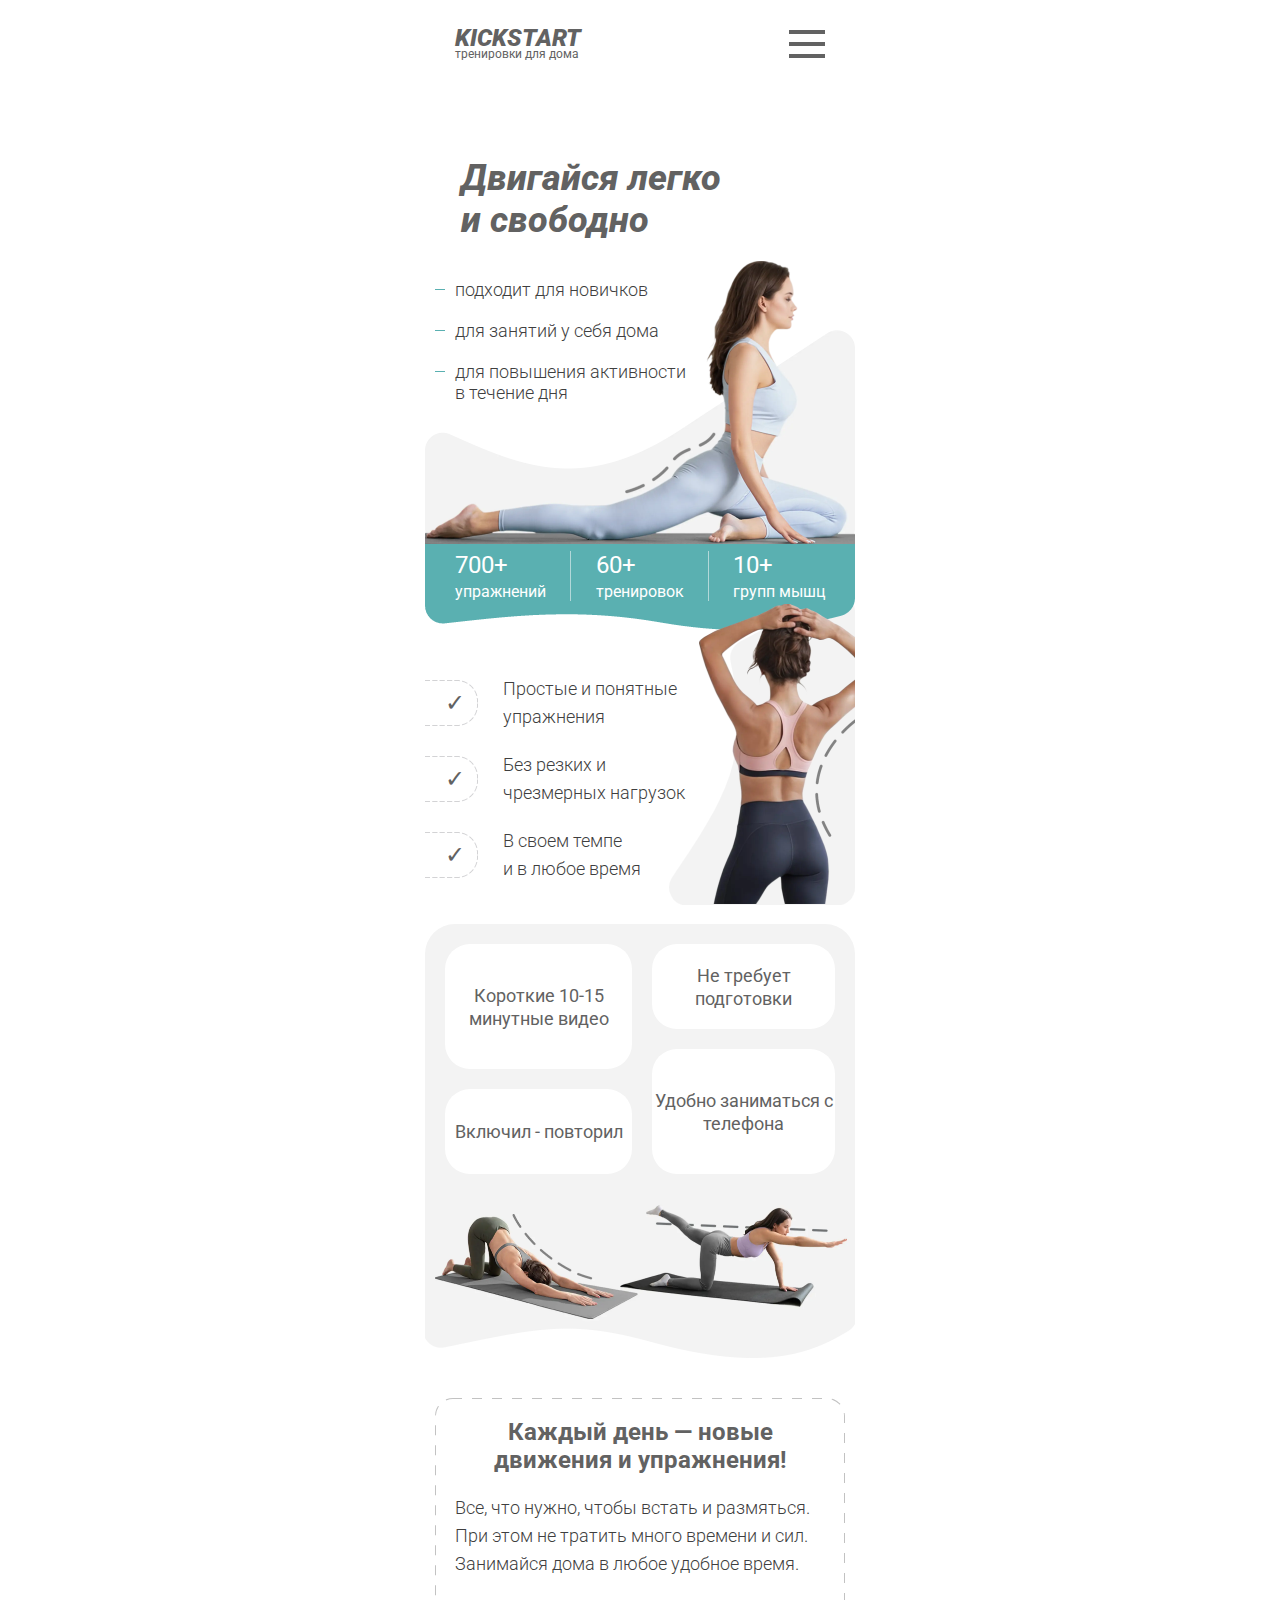
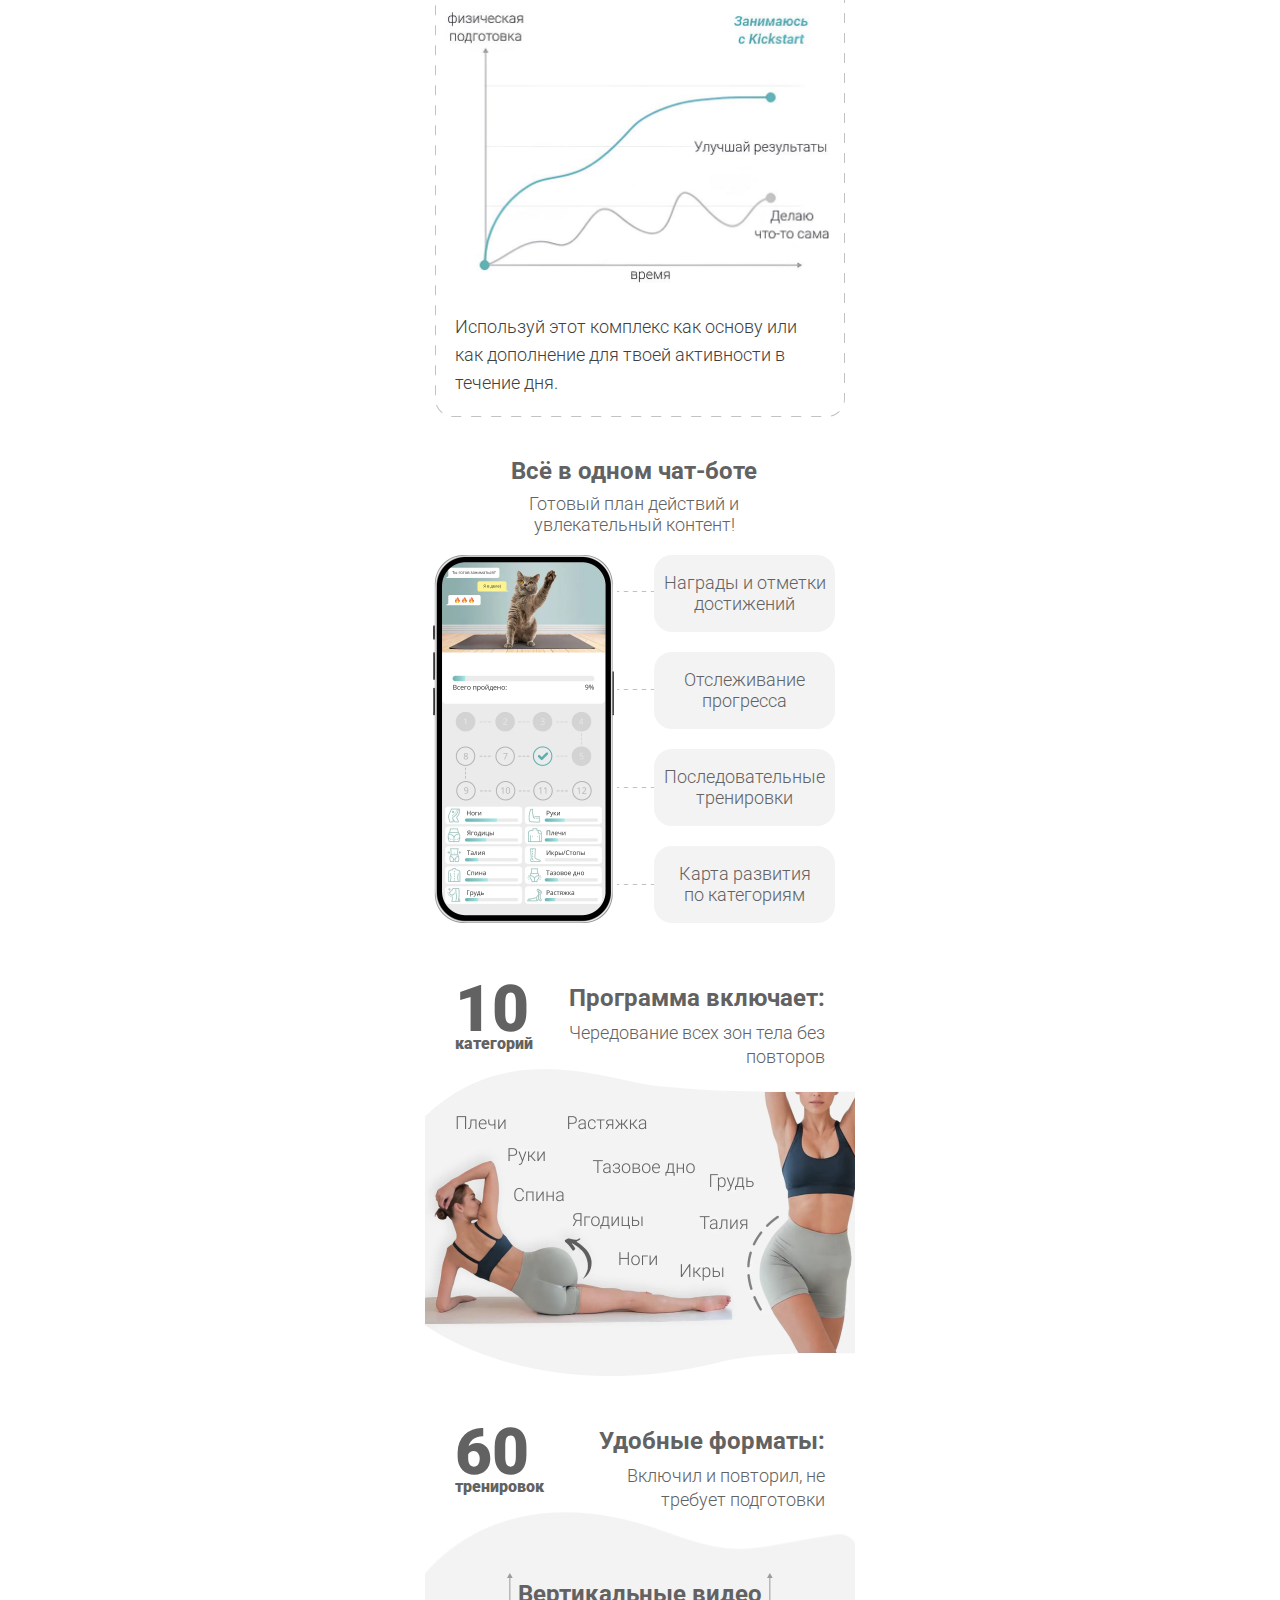
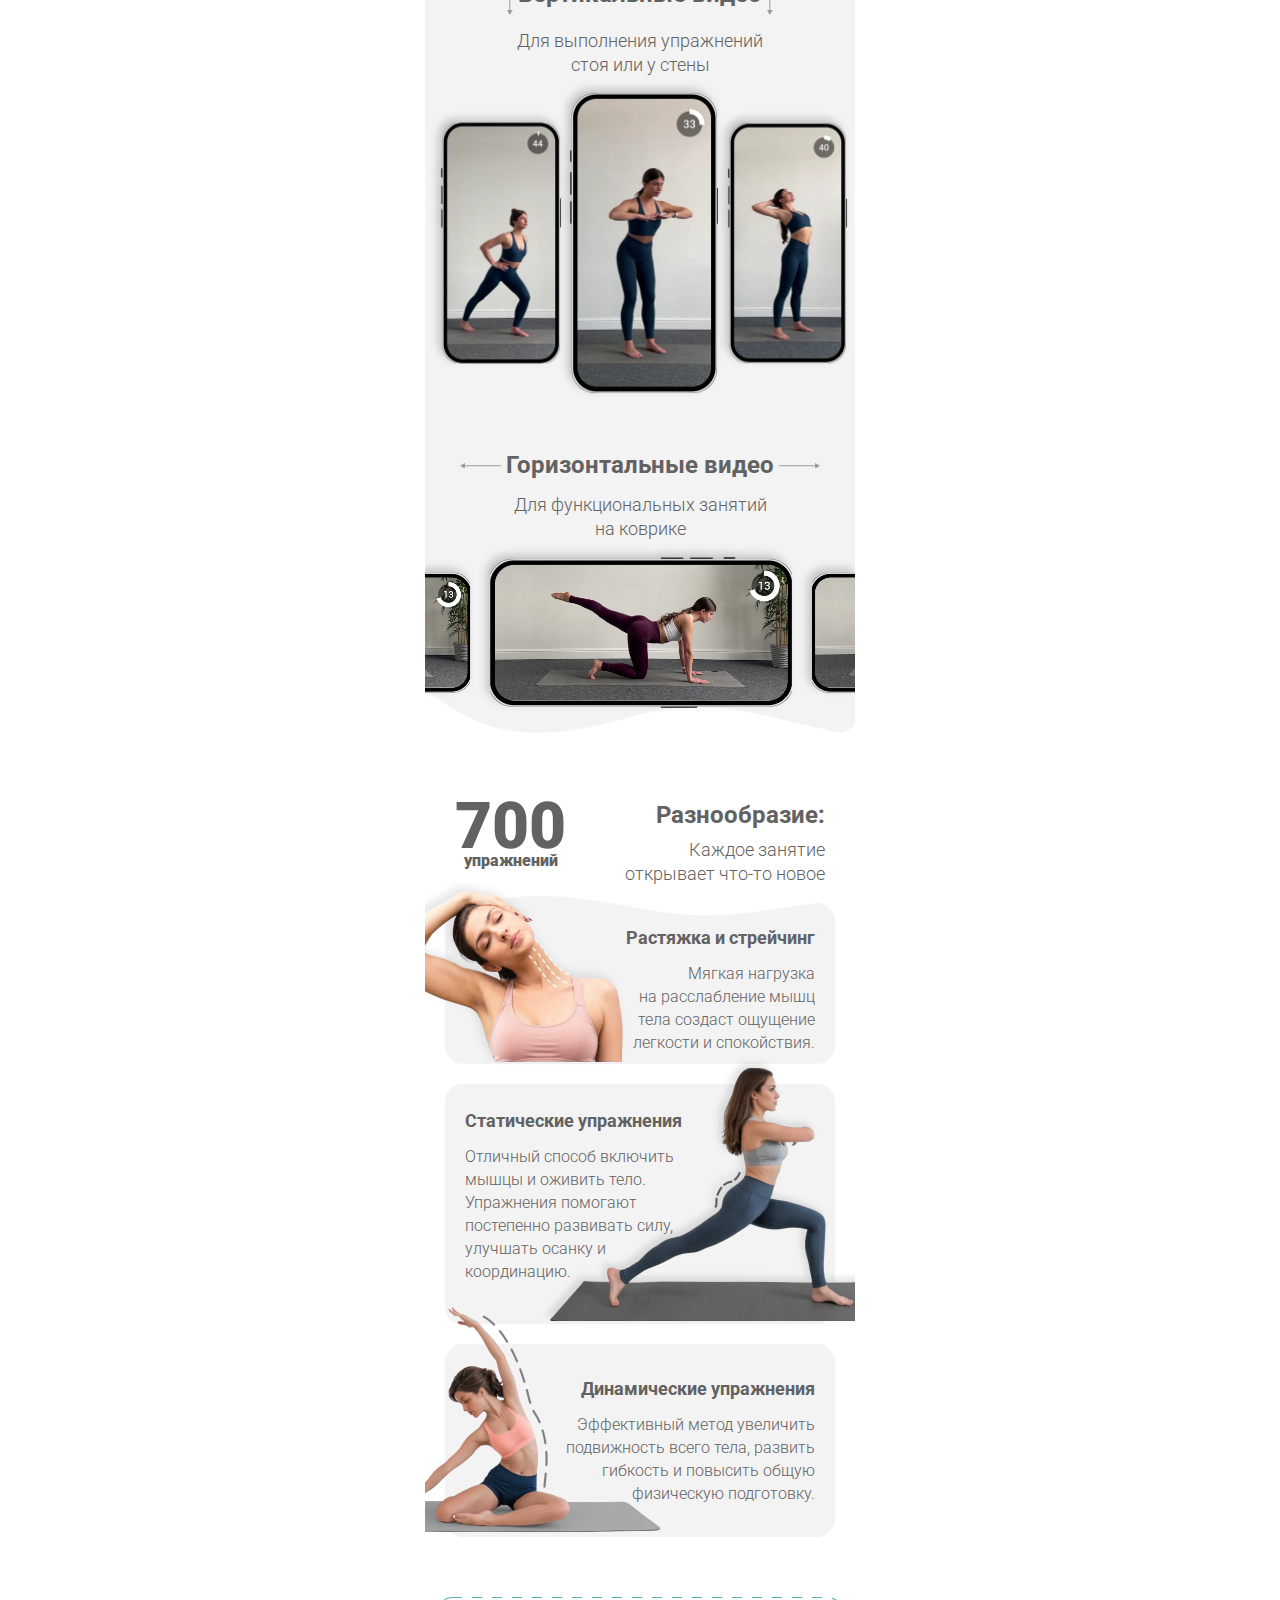
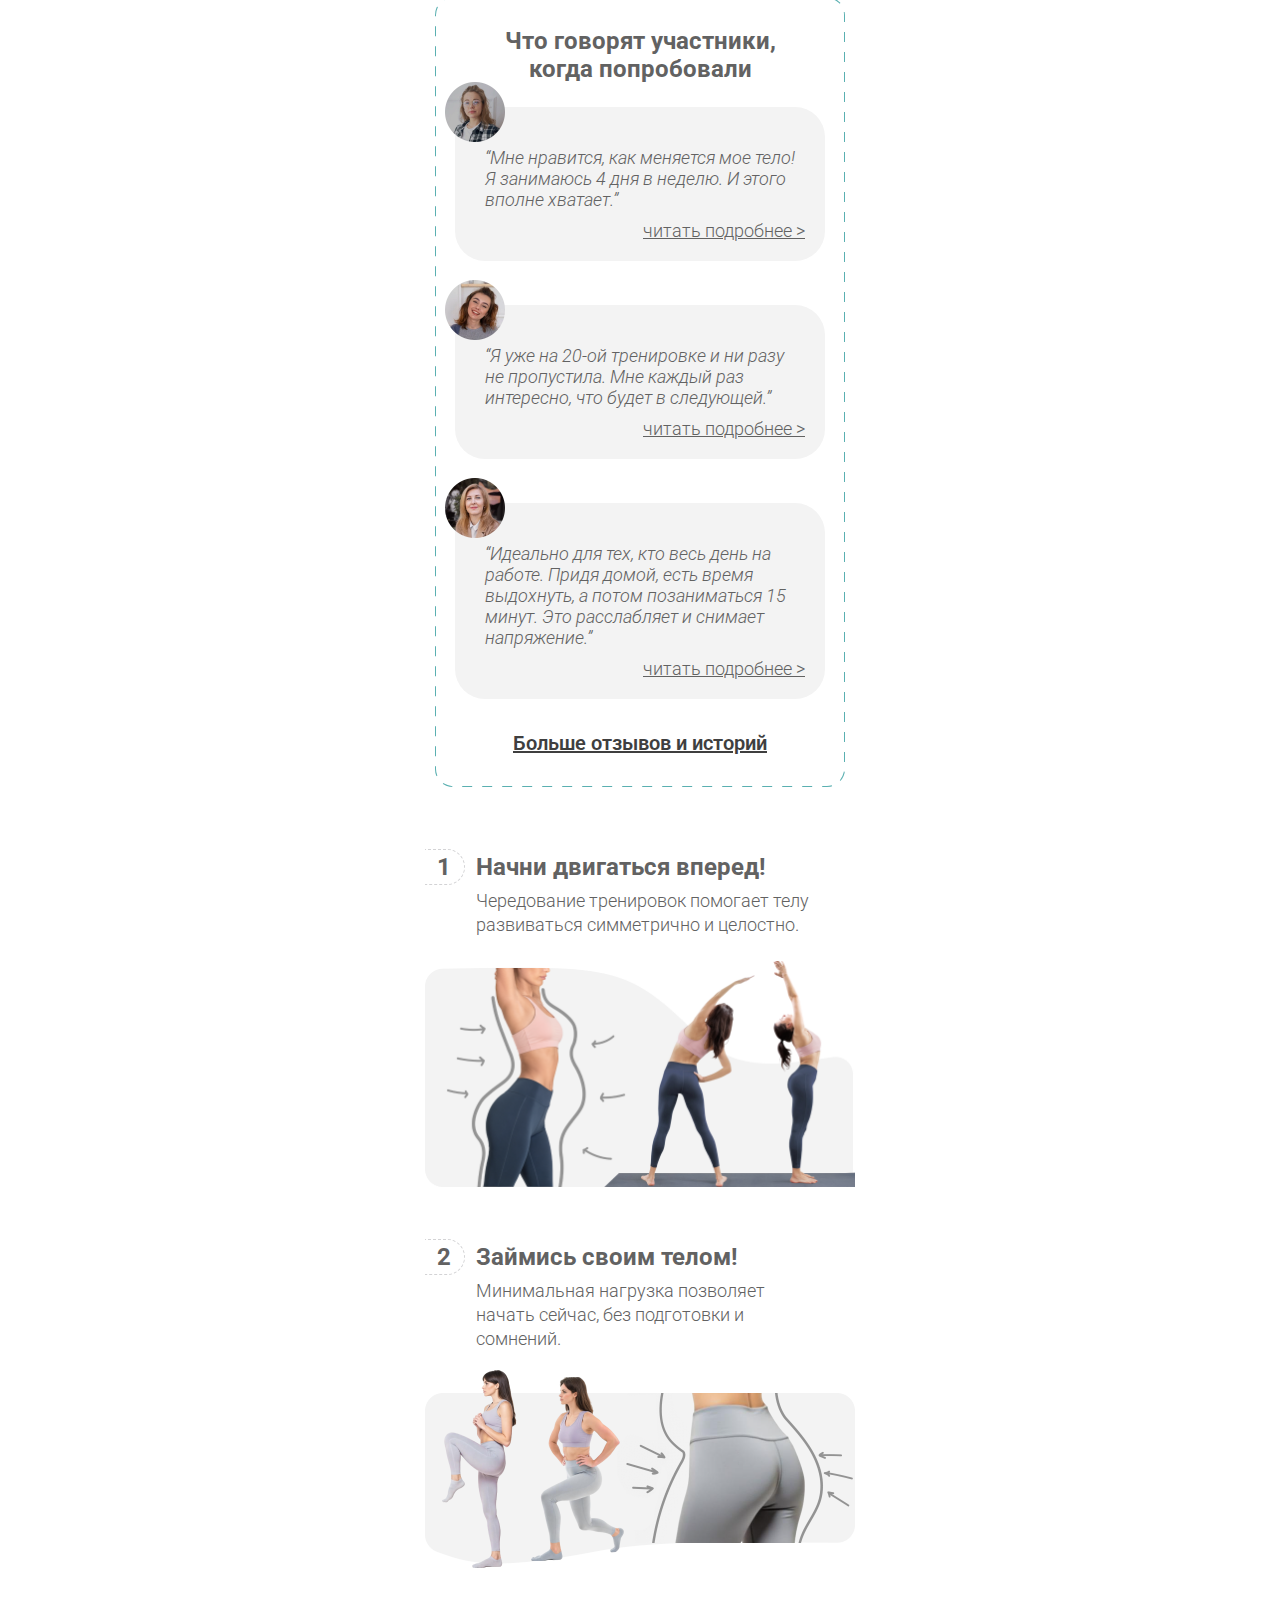
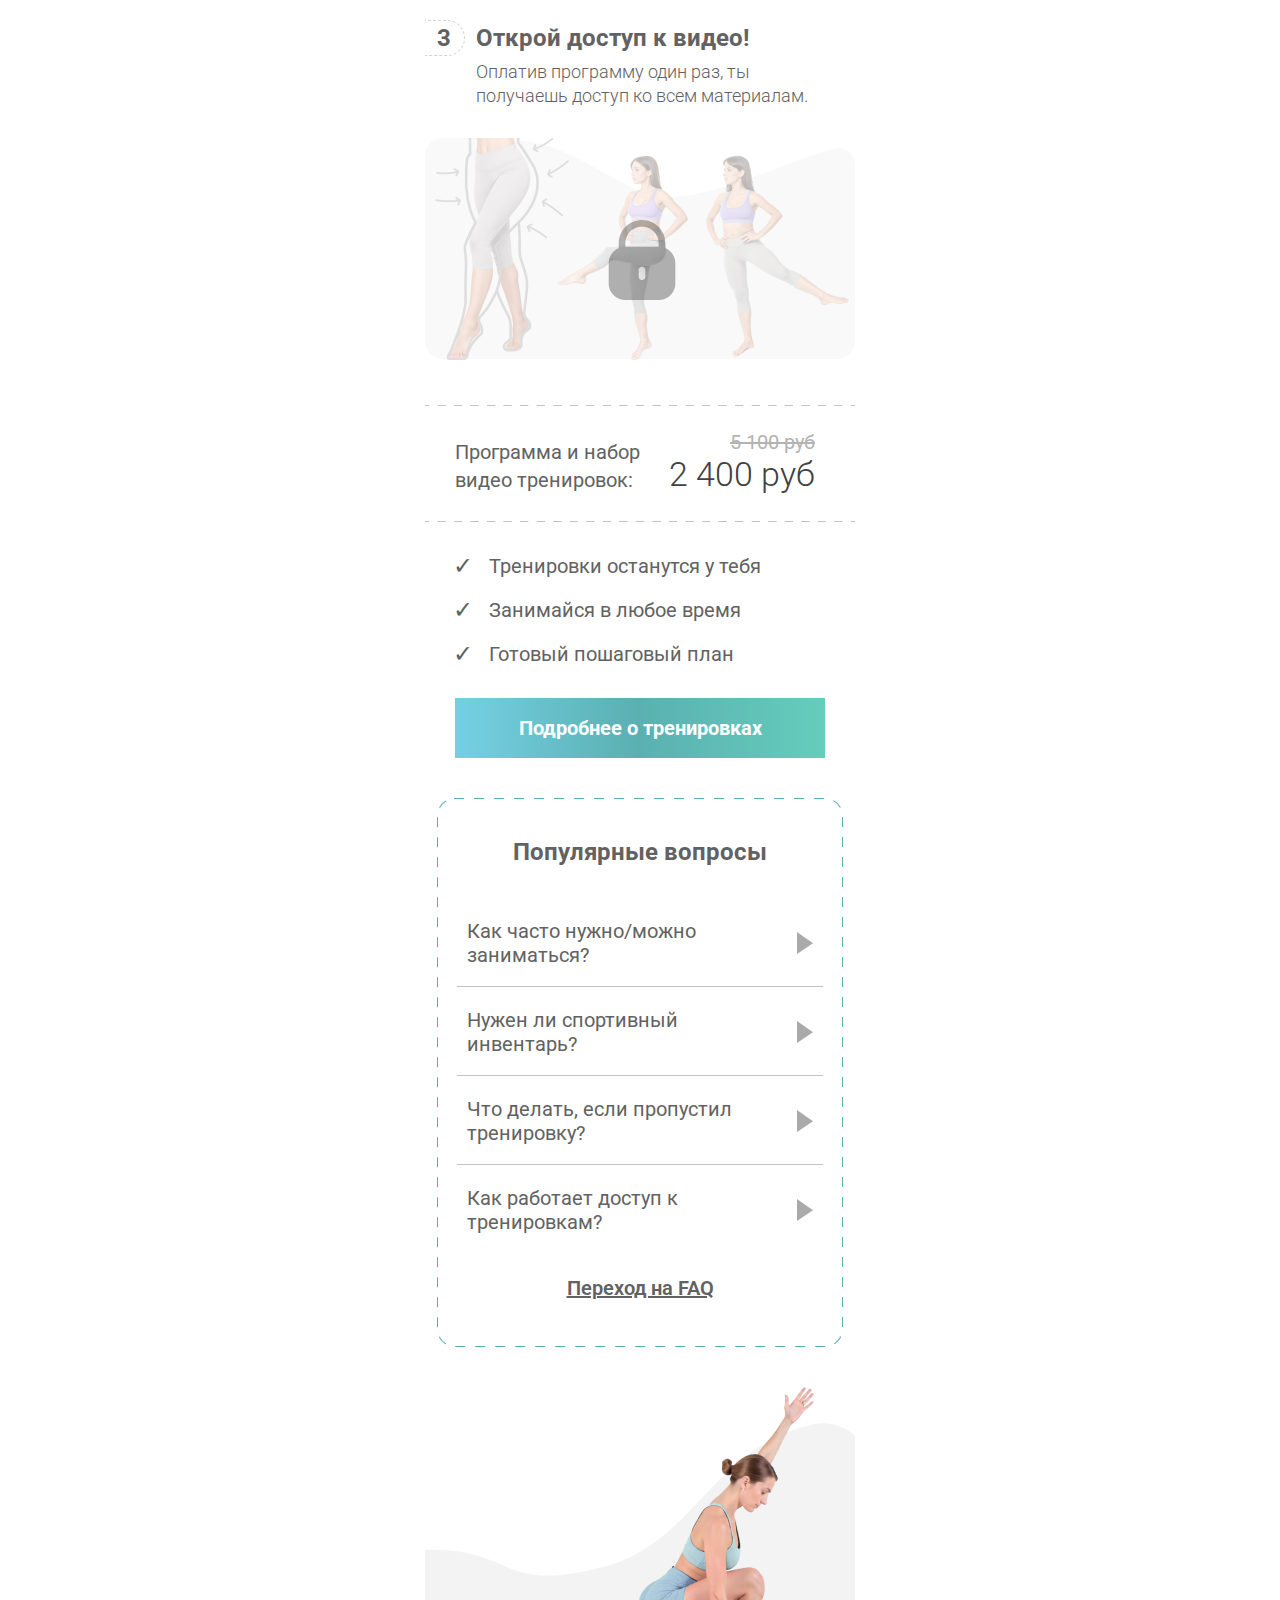
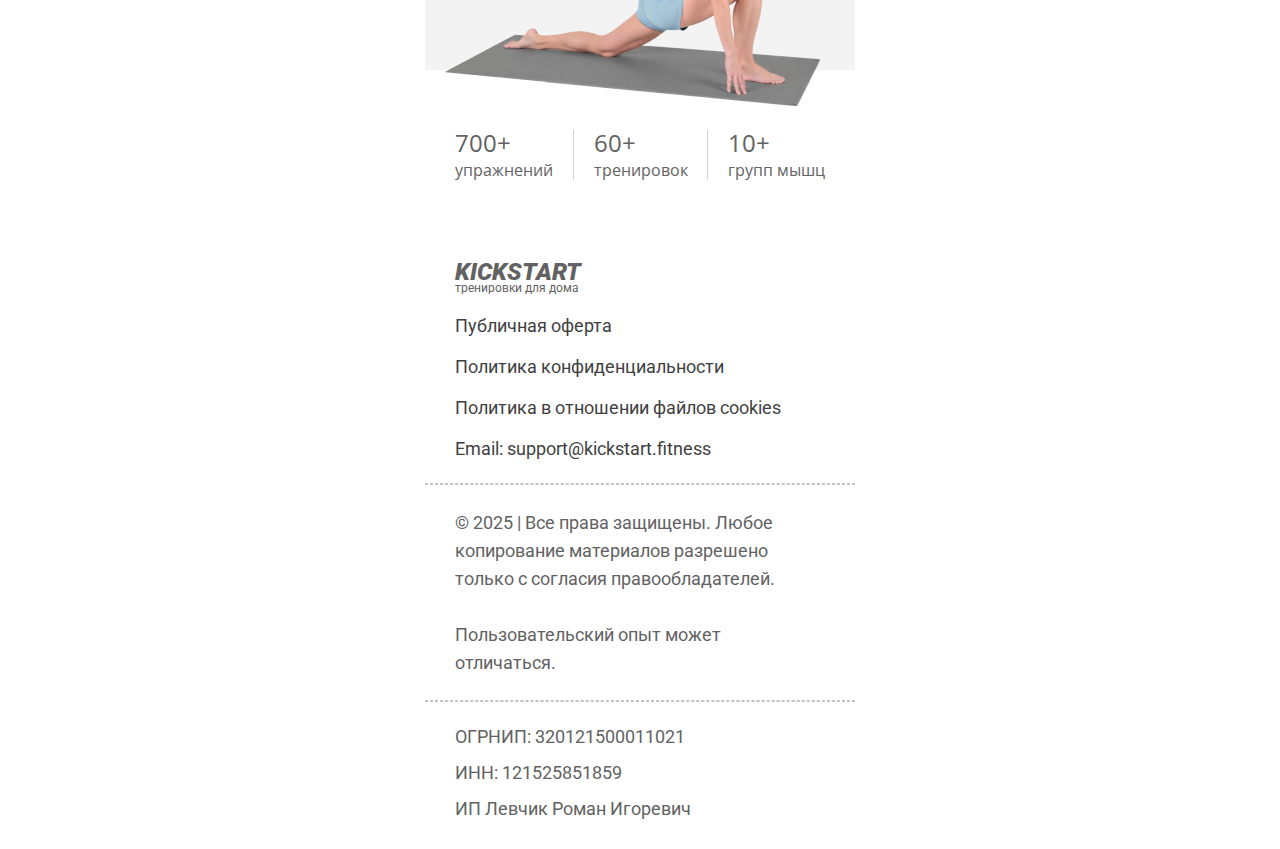
<file: index.html>
<!DOCTYPE html>
<html lang="ru">

<head>
  <meta charset="UTF-8">
  <meta name="viewport" content="width=430">
  <title>Тренировки для дома Kickstart - онлайн фитнес для начинающих. Каждый день - новые упражнения!</title>
  <link rel="preconnect" href="https://fonts.googleapis.com">
  <link rel="preconnect" href="https://fonts.gstatic.com" crossorigin>
  <link
    href="https://fonts.googleapis.com/css2?family=Roboto:ital,wght@0,100..900;1,100..900&display=swap&_v=20250214130827"
    rel="stylesheet">
  <link
    href="https://fonts.googleapis.com/css2?family=Open+Sans:ital,wght@0,300..800;1,300..800&display=swap&_v=20250214130827"
    rel="stylesheet">
  <meta name="description"
    content="Легкие и простые упражнения для женщин в домашних условиях. Готовая программа видео тренировок.">
  <link rel="stylesheet" href="css/style.min.css?_v=20250214130827">
</head>

<body>
  <div class="wrapper">
    <div class="container">
      <header class="header">
        <div class="header__inner">
          <a href="/" class="header__logo">
            <span class="header__logo-text">KICKSTART</span>
            <span class="header__logo-desc">тренировки для дома</span>
          </a>
          <div class="header__burger">
            <span class="header__burger-span"></span>
            <span class="header__burger-span"></span>
            <span class="header__burger-span"></span>
          </div>
          <div class="header__mobile">
            <div>
              <div class="header__logo-wrapper">
                <a href="/" class="header__logo">
                  <span class="header__logo-text">KICKSTART</span>
                  <span class="header__logo-desc">тренировки для дома</span>
                </a>
                <div class="header__mobile-close">
                  <span></span>
                  <span></span>
                </div>
              </div>
              <nav class="header__mobile-nav">
                <ul class="header__nav-list">
                  <li class="header__nav-item">
                    <a href="/" class="header__nav-link">Главная</a>
                  </li>
                  <li class="header__nav-item">
                    <a href="reviews.html" class="header__nav-link">Отзывы</a>
                  </li>
                  <li class="header__nav-item">
                    <a href="faq.html" class="header__nav-link">FAQ</a>
                  </li>
                </ul>
              </nav>
            </div>
            <ul class="header__data-list">
              <li class="header__data-item">Email: support@kickstart.fitness</li>
            </ul>
          </div>
        </div>
      </header>
      <div class="back"></div>
      <main class="main">
        <section class="info main__info">
          <h1 class="info__title">Двигайся легко<br>
            и свободно</h1>
          <ul class="info__list">
            <li class="info__item">
              <p class="info__item-text">подходит для новичков</p>
            </li>
            <li class="info__item">
              <p class="info__item-text">для занятий у себя дома</p>
            </li>
            <li class="info__item">
              <p class="info__item-text">для повышения активности
                в течение дня</p>
            </li>
          </ul>
          <div class="info__advantages">
            <div class="info__advantages-item">
              <span class="info__advantages-value">700+</span>
              <p class="info__advantages-text">упражнений</p>
            </div>
            <span class="info__advantages-separator"></span>
            <div class="info__advantages-item">
              <span class="info__advantages-value">60+</span>
              <p class="info__advantages-text">тренировок</p>
            </div>
            <span class="info__advantages-separator"></span>
            <div class="info__advantages-item">
              <span class="info__advantages-value">10+</span>
              <p class="info__advantages-text">групп мышц</p>
            </div>
          </div>
          <div class="info__advantage">
            <ul class="info__advantage-list">
              <li class="info__advantage-item">
                <p class="info__advantage-text">Простые и понятные упражнения</p>
              </li>
              <li class="info__advantage-item">
                <p class="info__advantage-text">Без резких и чрезмерных нагрузок</p>
              </li>
              <li class="info__advantage-item">
                <p class="info__advantage-text">В своем темпе<br> и в любое время</p>
              </li>
            </ul>
            <img src="img/info-item-banner2.webp" alt="image" class="info__advantage-image" style="width: 156px;">
            <img src="img/vector.png" alt="vector" class="info__advantage-vector">
          </div>
          <div class="info__grid">
            <div class="info__grid-col">
              <div class="info__grid-item info__grid-item--big">
                <p class="info__grid-text">Короткие 10-15 минутные видео</p>
              </div>
              <div class="info__grid-item">
                <p class="info__grid-text">Включил - повторил</p>
              </div>
            </div>
            <div class="info__grid-col">
              <div class="info__grid-item">
                <p class="info__grid-text">Не требует<br> подготовки</p>
              </div>
              <div class="info__grid-item info__grid-item--big">
                <p class="info__grid-text" style="padding: 0 2px">Удобно заниматься с телефона</p>
              </div>
            </div>
          </div>
          <img src="img/info-banner-3.webp" alt="banner" class="info__banner"
            style="margin-left: -2px; margin-top: -1px;">
        </section>
        <section class="chart main__chart">
          <h1 class="chart__title">Каждый день — новые движения и упражнения!</h1>
          <p class="chart__title-desc">
            Все, что нужно, чтобы встать и размяться. При этом не тратить много времени и сил.
            Занимайся дома в любое удобное время.
          </p>
          <img src="img/graph.jpeg" alt="chart" class="chart__image">
          <p class="chart__text">
            Используй этот комплекс как основу или как дополнение для твоей активности в течение дня.
          </p>
        </section>
        <section class="chat main__chat">
          <h1 class="chat__title">Всё в одном чат-боте</h1>
          <p class="chat__title-desc">Готовый план действий и увлекательный контент!</p>
          <div class="chat__body">
            <img src="img/phone.webp" alt="phone" class="chat__image" width="181px">
            <ul class="chat__list">
              <li class="chat__item">
                <p class="chat__text">Награды и отметки достижений</p>
              </li>
              <li class="chat__item">
                <p class="chat__text">Отслеживание прогресса</p>
              </li>
              <li class="chat__item">
                <p class="chat__text">Последовательные тренировки</p>
              </li>
              <li class="chat__item">
                <p class="chat__text">Карта развития<br>по категориям</p>
              </li>
            </ul>
            <span></span>
            <span></span>
            <span></span>
            <span></span>
          </div>
        </section>
        <section class="programs main__programs">
          <div class="programs__title-wrapper">
            <div class="programs__title-left">
              <span class="programs__title-value">10</span>
              <p class="programs__title-text">категорий</p>
            </div>
            <div class="programs__title-right">
              <h1 class="programs__title">Программа включает:</h1>
              <p class="programs__title-desc">Чередование всех зон тела без повторов</p>
            </div>
          </div>
          <img src="img/programs.webp" alt="image" class="programs__image">
        </section>
        <section class="formats main__formats">
          <div class="formats__title-wrapper">
            <div class="formats__title-left">
              <span class="formats__title-value">60</span>
              <p class="formats__title-text">тренировок</p>
            </div>
            <div class="formats__title-right">
              <h1 class="formats__title">Удобные форматы:</h1>
              <p class="formats__title-desc">Включил и повторил, не требует подготовки</p>
            </div>
          </div>
          <div class="formats__content">
            <div class="formats__vertical">
              <div class="formats__content-title">
                <svg width="5.730469" height="42.000000" viewBox="0 0 5.73047 42" fill="none"
                  xmlns="http://www.w3.org/2000/svg" xmlns:xlink="http://www.w3.org/1999/xlink">
                  <desc>
                    Created with Pixso.
                  </desc>
                  <defs />
                  <path
                    d="M3.36 4.96L3.36 37.03L5.73 37.03L2.86 42L0 37.03L2.36 37.03L2.36 4.96L0 4.96L2.86 0L5.73 4.96L3.36 4.96Z"
                    fill="#9C9C9C" fill-opacity="1.000000" fill-rule="evenodd" />
                </svg>
                <h3 class="formats__content-value">Вертикальные видео</h3>
                <svg width="5.730469" height="42.000000" viewBox="0 0 5.73047 42" fill="none"
                  xmlns="http://www.w3.org/2000/svg" xmlns:xlink="http://www.w3.org/1999/xlink">
                  <desc>
                    Created with Pixso.
                  </desc>
                  <defs />
                  <path
                    d="M3.36 4.96L3.36 37.03L5.73 37.03L2.86 42L0 37.03L2.36 37.03L2.36 4.96L0 4.96L2.86 0L5.73 4.96L3.36 4.96Z"
                    fill="#9C9C9C" fill-opacity="1.000000" fill-rule="evenodd" />
                </svg>
              </div>
              <div class="formats__content-desc">Для выполнения упражнений стоя или у стены</div>
              <img src="img/formats-vertical.webp" alt="videos" class="formats__content-image">
            </div>
            <div class="formats__horizontal">
              <div class="formats__content-title">
                <svg width="41.000000" height="5.731934" viewBox="0 0 41 5.73193" fill="none"
                  xmlns="http://www.w3.org/2000/svg" xmlns:xlink="http://www.w3.org/1999/xlink">
                  <desc>
                    Created with Pixso.
                  </desc>
                  <defs />
                  <path d="M4.96 2.36L4.96 0L0 2.86L4.96 5.73L4.96 3.36L41 3.36L41 2.36L4.96 2.36Z" fill="#9C9C9C"
                    fill-opacity="1.000000" fill-rule="evenodd" />
                </svg>
                <h3 class="formats__content-value">Горизонтальные видео</h3>
                <svg width="41.000000" height="5.731934" viewBox="0 0 41 5.73193" fill="none"
                  xmlns="http://www.w3.org/2000/svg" xmlns:xlink="http://www.w3.org/1999/xlink">
                  <desc>
                    Created with Pixso.
                  </desc>
                  <defs />
                  <path d="M36.03 3.36L0 3.36L0 2.36L36.03 2.36L36.03 0L41 2.86L36.03 5.73L36.03 3.36Z" fill="#9C9C9C"
                    fill-opacity="1.000000" fill-rule="evenodd" />
                </svg>

              </div>
              <div class="formats__content-desc">Для функциональных занятий
                на коврике</div>
              <img src="img/formats-horiz.webp" alt="videos" class="formats__content-image"
                style="margin-left: -16px; width: 106%;">
            </div>
          </div>
        </section>
        <section class="praxis main__praxis">
          <div class="praxis__title-wrapper">
            <div class="praxis__title-left">
              <span class="praxis__title-value">700</span>
              <p class="praxis__title-text">упражнений</p>
            </div>
            <div class="praxis__title-right">
              <h1 class="praxis__title">Разнообразие:</h1>
              <p class="praxis__title-desc">Каждое занятие открывает что-то новое</p>
            </div>
          </div>
          <ul class="praxis__list">
            <li class="praxis__item">
              <img src="img/praxis1.webp" alt="image" class="praxis__item-image" width="258px;">
              <div class="praxis__item-content">
                <h4 class="praxis__item-title">Растяжка и стрейчинг</h4>
                <p class="praxis__item-text">Мягкая нагрузка<br>
                  на расслабление мышц
                  тела создаст ощущение
                  легкости и спокойствия.</p>
              </div>
            </li>
            <li class="praxis__item">
              <div class="praxis__item-content">
                <h4 class="praxis__item-title">Статические упражнения</h4>
                <p class="praxis__item-text">Отличный способ включить мышцы и оживить тело. Упражнения помогают
                  постепенно
                  развивать силу, улучшать осанку и координацию.</p>
              </div>
              <img src="img/praxis2.webp" alt="image" class="praxis__item-image" width="341px;">
            </li>
            <li class="praxis__item">
              <img src="img/praxis3.webp" alt="image" class="praxis__item-image" width="418px;">
              <div class="praxis__item-content">
                <h4 class="praxis__item-title">Динамические упражнения</h4>
                <p class="praxis__item-text">Эффективный метод увеличить подвижность всего тела, развить гибкость и
                  повысить общую<br> физическую подготовку.</p>
              </div>
            </li>
          </ul>
        </section>
        <section class="reviews main__reviews">
          <h1 class="reviews__title">Что говорят участники, когда попробовали</h1>
          <ul class="reviews__list">
            <li class="reviews__item">
              <img src="img/avatars/avatar1.webp" alt="avatar" class="reviews__item-avatar" style="width: 60px;">
              <p class="reviews__item-text">“Мне нравится, как меняется мое тело! Я занимаюсь 4 дня в неделю. И этого
                вполне
                хватает.”</p>
              <a href="reviews.html" class="reviews__item-link">читать подробнее ></a>
            </li>
            <li class="reviews__item">
              <img src="img/avatars/avatar2.webp" alt="avatar" class="reviews__item-avatar" style="width: 60px;">
              <p class="reviews__item-text">“Я уже на 20-ой тренировке и ни разу не пропустила. Мне каждый раз
                интересно, что
                будет в следующей.”</p>
              <a href="reviews.html" class="reviews__item-link">читать подробнее ></a>
            </li>
            <li class="reviews__item">
              <img src="img/avatars/avatar3.webp" alt="avatar" class="reviews__item-avatar" style="width: 60px;">
              <p class="reviews__item-text">“Идеально для тех, кто весь день на работе. Придя домой, есть время
                выдохнуть, а
                потом позаниматься 15 минут. Это расслабляет и снимает напряжение.”</p>
              <a href="reviews.html" class="reviews__item-link">читать подробнее ></a>
            </li>
          </ul>
          <a href="reviews.html" class="reviews__link">Больше отзывов и историй</a>
        </section>
        <section class="price main__price">
          <ul class="price__list">
            <li class="price__item">
              <div class="price__title-wrapper">
                <div class="price__title-number">1</div>
                <h1 class="price__title">Начни двигаться вперед!</h1>
              </div>
              <p class="price__item-text">Чередование тренировок помогает телу развиваться симметрично и целостно.</p>
              <img src="img/price1.webp" alt="image" class="price__item-image" style="width: 100%;">
            </li>
            <li class="price__item">
              <div class="price__title-wrapper">
                <div class="price__title-number">2</div>
                <h1 class="price__title">Займись своим телом!</h1>
              </div>
              <p class="price__item-text">Минимальная нагрузка позволяет начать сейчас, без подготовки и сомнений.</p>
              <img src="img/price2.webp" alt="image" class="price__item-image" style="width: 100%;">
            </li>
            <li class="price__item">
              <div class="price__title-wrapper">
                <div class="price__title-number">3</div>
                <h1 class="price__title">Открой доступ к видео!</h1>
              </div>
              <p class="price__item-text">Оплатив программу один раз, ты получаешь доступ ко всем материалам.</p>
              <img src="img/price3.webp" alt="image" class="price__item-image" style="width: 100%;">
              <span class="line"></span>
              <div class="price__item-price">
                <p class="price__text">Программа и набор<br> видео тренировок:</p>
                <div class="price__value">
                  <div class="price__value-discount">5 100 руб</div>
                  <div class="price__value-current">2 400 руб</div>
                </div>
              </div>
              <span class="line"></span>
              <ul class="price__item-list">
                <li class="price__list-item">
                  <p class="price__list-text">Тренировки останутся у тебя</p>
                </li>
                <li class="price__list-item">
                  <p class="price__list-text">Занимайся в любое время</p>
                </li>
                <li class="price__list-item">
                  <p class="price__list-text">Готовый пошаговый план</p>
                </li>
              </ul>
              <a class="price__item-button" href="https://t.me/kickstart_fitness_bot">Подробнее о тренировках</a>
            </li>
          </ul>
        </section>
        <section class="questions main__questions">
          <h1 class="questions__title">Популярные вопросы</h1>
          <ul class="questions__list">
            <li class="questions__item">
              <div class="questions__item-title">
                <h3 class="questions__title-text">Как часто нужно/можно заниматься?</h3>
                <div class="questions__title-arrow"></div>
              </div>
              <p class="questions__item-text">
                Тренировки в чат-боте запланированы на каждый день. Но ты можешь двигаться в своем
                комфортном темпе — быстрее или медленнее, адаптируя нагрузку под свой уровень физической подготовки.
              </p>
            </li>
            <li class="questions__item">
              <div class="questions__item-title">
                <h3 class="questions__title-text">Нужен ли спортивный инвентарь?</h3>
                <div class="questions__title-arrow"></div>
              </div>
              <p class="questions__item-text">
                Нет. Для удобства рекомендуем использовать коврик для фитнеса. В нескольких
                тренировках тебе понадобится обычное полотенце, стул и стена.
              </p>
            </li>
            <li class="questions__item">
              <div class="questions__item-title">
                <h3 class="questions__title-text">Что делать, если пропустил тренировку?</h3>
                <div class="questions__title-arrow"></div>
              </div>
              <p class="questions__item-text">
                Ничего страшного. Все тренировки остаются у тебя в чат-боте Telergam и ты всегда можешь к ним вернуться
                (если ты
                их самостоятельно не удалишь).<br><br> Можно воспользоваться поиском в чат-боте, проскролить вверх в
                начало чата или до
                пропущенной тренировки, либо перейти по хештегам категории тренировки.
              </p>
            </li>
            <li class="questions__item">
              <div class="questions__item-title">
                <h3 class="questions__title-text">Как работает доступ к тренировкам?</h3>
                <div class="questions__title-arrow"></div>
              </div>
              <p class="questions__item-text">
                У программы одна единая стоимость. После совершения оплаты в чат-боте Telegram, ты получаешь доступ ко
                всем
                материалам.<br><br> Весь контент (видео, посты, статистика) сохраняется в твоем чат-боте Telegram. Ты
                сможешь в любой
                момент вернуться к любой тренировке или информации, при условии, что не удалишь их
                самостоятельно.<br><br> Не нужно
                никуда переходить, регистрироваться или продлевать подписку. Все входит в одну стоимость и весь контент
                остается
                у тебя.
              </p>
            </li>
          </ul>
          <a href="faq.html" class="questions__link">Переход на FAQ</a>
        </section>
        <section class="numbers main__numbers">
          <div class="numbers__image"></div>
          <div class="numbers__list">
            <div class="numbers__item">
              <span class="numbers__item-value">700+</span>
              <p class="numbers__item-text">упражнений</p>
            </div>
            <span></span>
            <div class="numbers__item">
              <span class="numbers__item-value">60+</span>
              <p class="numbers__item-text">тренировок</p>
            </div>
            <span></span>
            <div class="numbers__item">
              <span class="numbers__item-value">10+</span>
              <p class="numbers__item-text">групп мышц</p>
            </div>
          </div>
        </section>
      </main>
      <footer class="footer">
        <div class="footer__top">
          <a href="/" class="footer__logo">
            <span class="footer__logo-text">KICKSTART</span>
            <span class="footer__logo-desc">тренировки для дома</span>
          </a>
          <nav class="footer__nav">
            <ul class="footer__nav-list">
              <li class="footer__nav-item">
                <a href="terms_and_conditions.pdf" class="footer__nav-link" target="_blank">Публичная оферта</a>
              </li>
              <li class="footer__nav-item">
                <a href="privacy_policy.pdf" class="footer__nav-link" target="_blank">Политика конфиденциальности</a>
              </li>
              <li class="footer__nav-item">
                <a href="cookies_policy.pdf" class="footer__nav-link" target="_blank">Политика в отношении файлов
                  cookies</a>
              </li>
              <li class="footer__nav-item">
                Email: support@kickstart.fitness
              </li>
            </ul>
          </nav>
        </div>
        <hr class="footer__line">
        <p class="footer__text">
          © 2025 | Все права защищены. Любое копирование материалов разрешено только с согласия
          правообладателей.<br><br>
          Пользовательский опыт может отличаться.
        </p>
        <hr class="footer__line">
        <ul class="footer__data-list">
          <li class="footer__data-item">ОГРНИП: 320121500011021</li>
          <li class="footer__data-item">ИНН: 121525851859</li>
          <li class="footer__data-item">ИП Левчик Роман Игоревич</li>
        </ul>
      </footer>
    </div>
  </div>
  <script src="js/main.min.js?_v=20250214130827"></script>
</body>

</html>
</file>
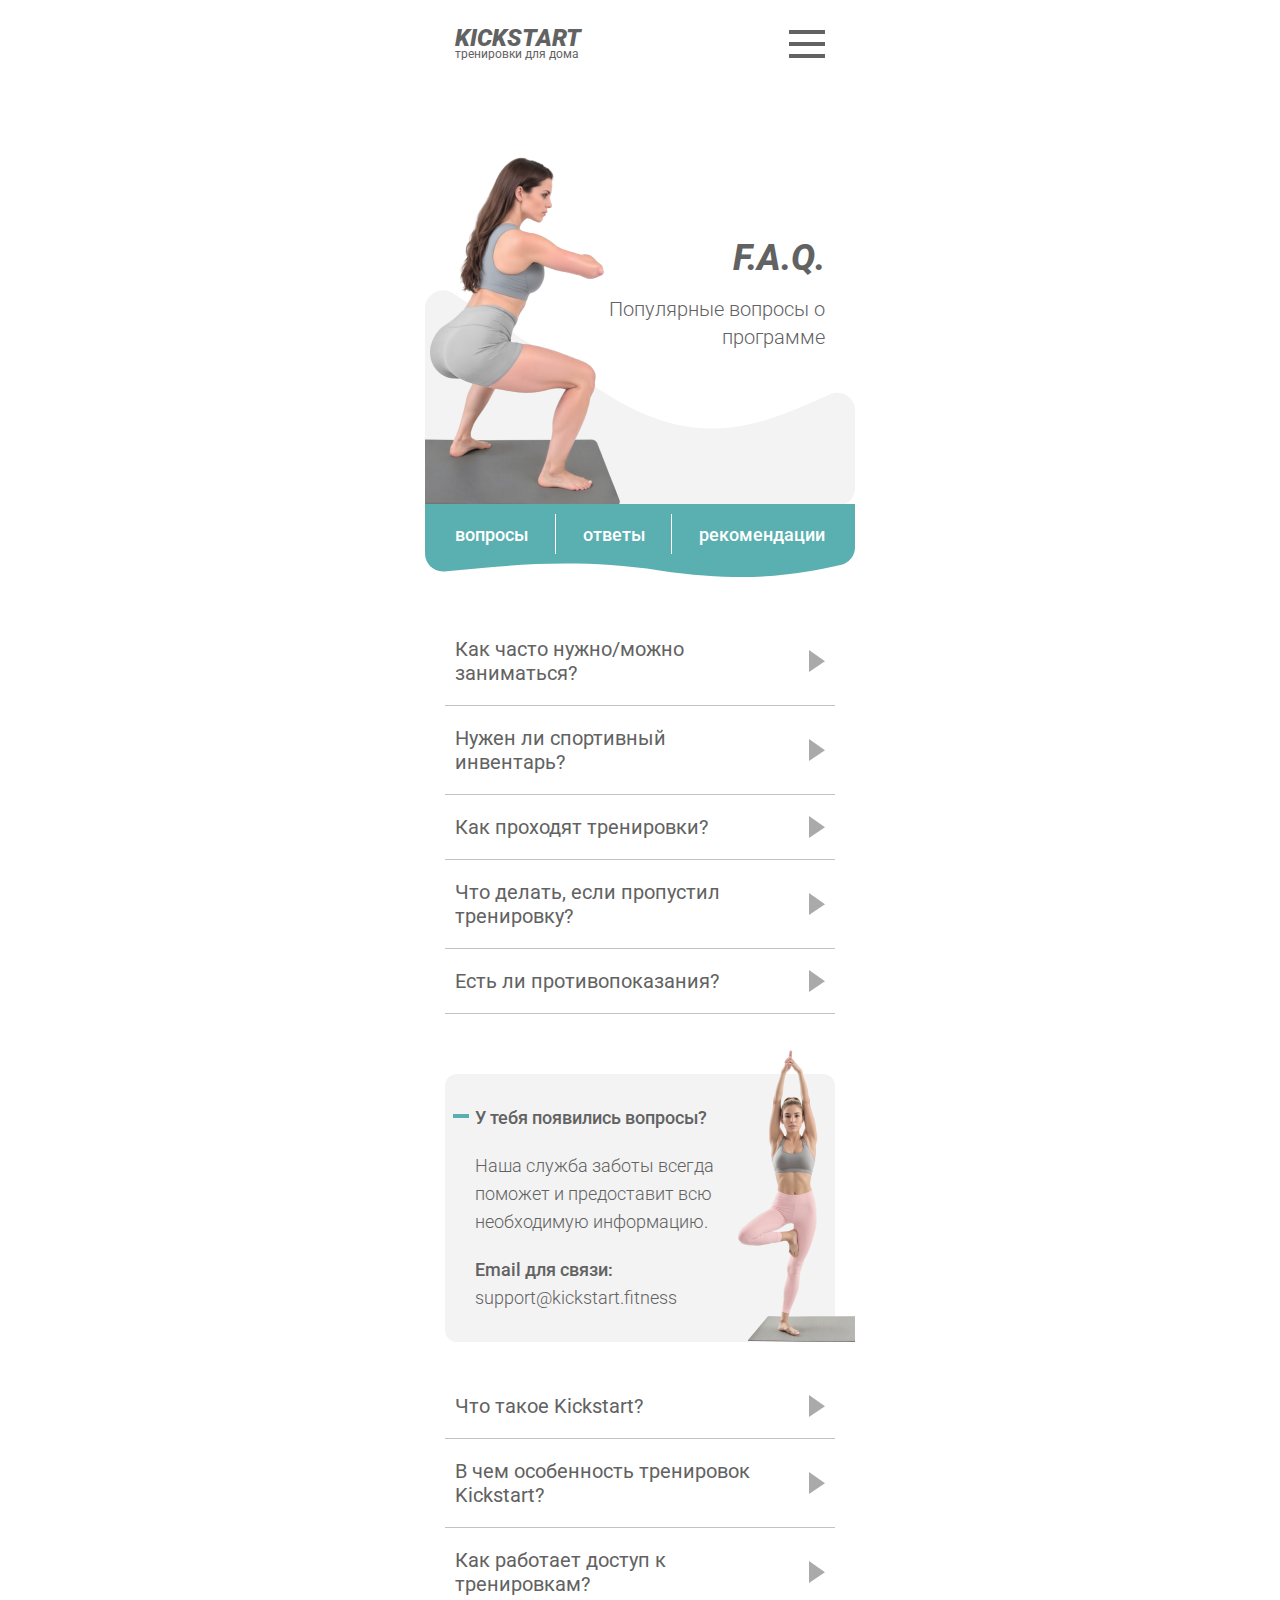
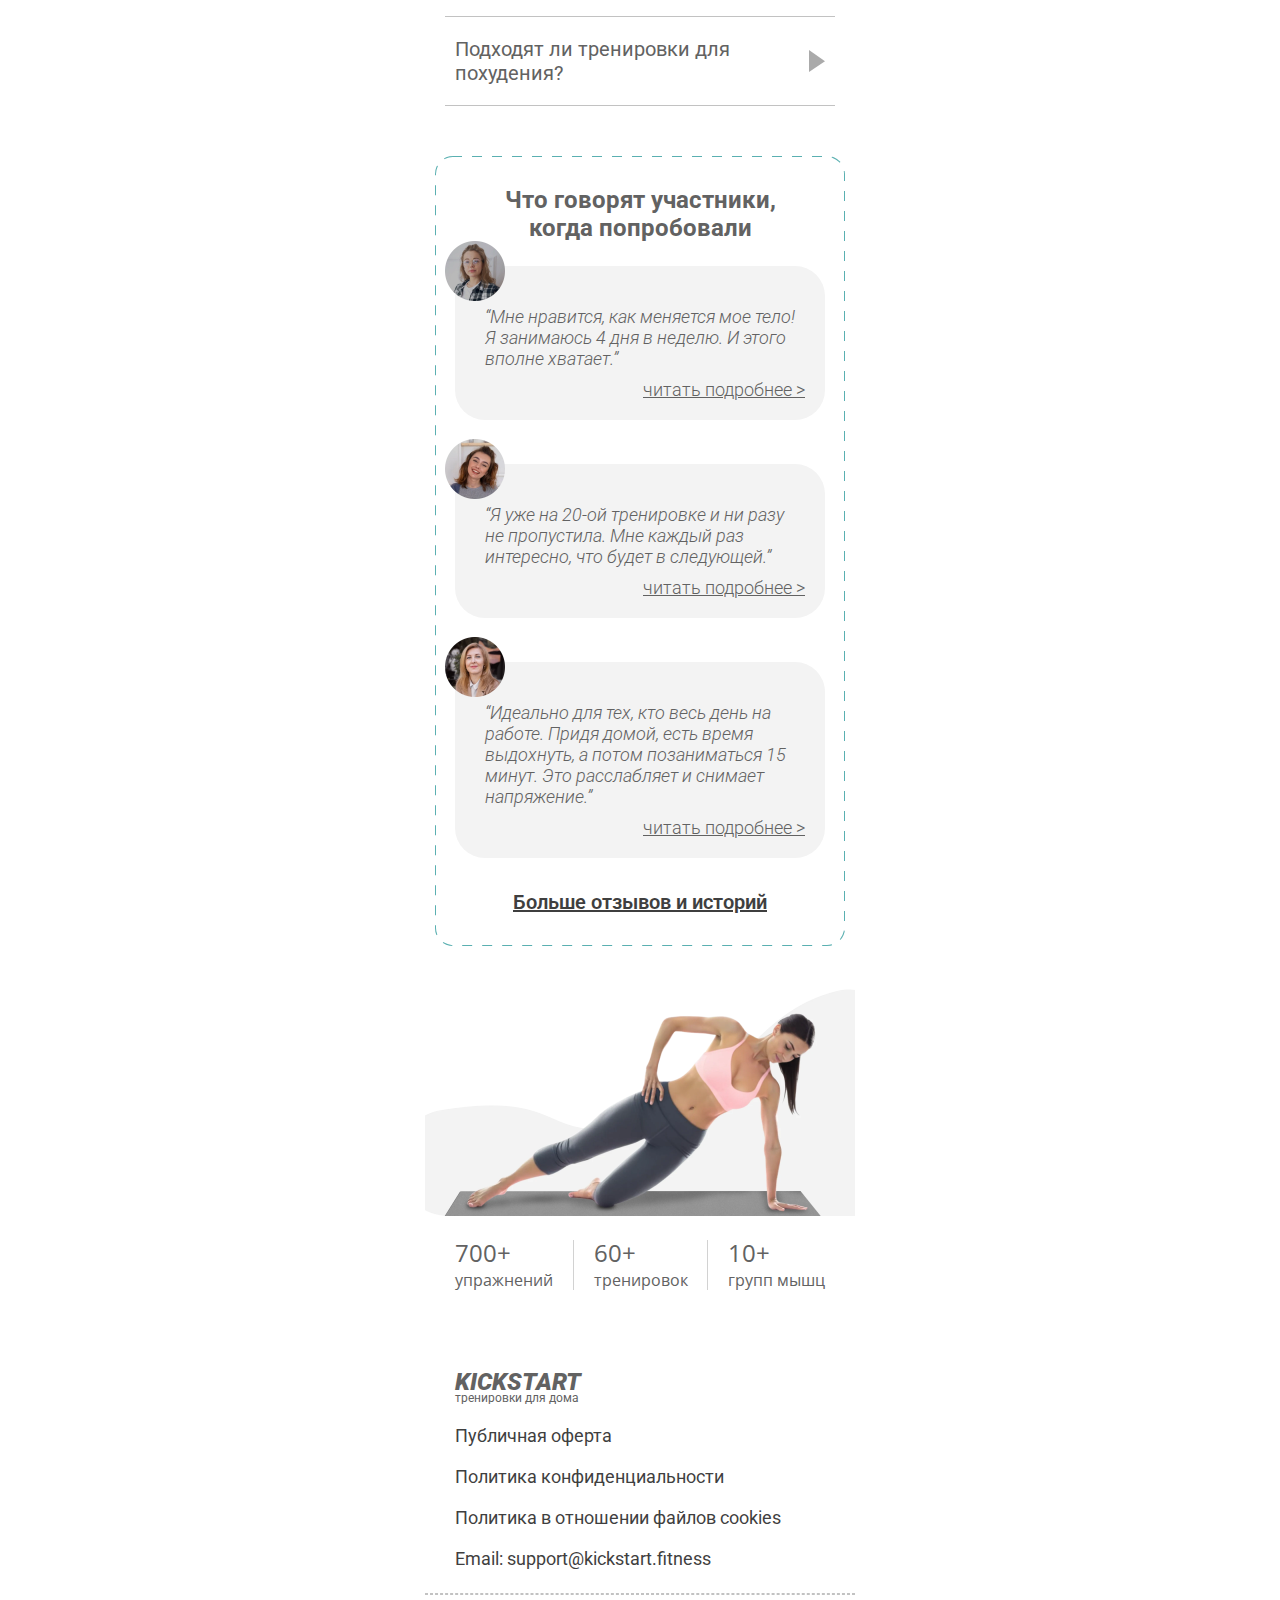
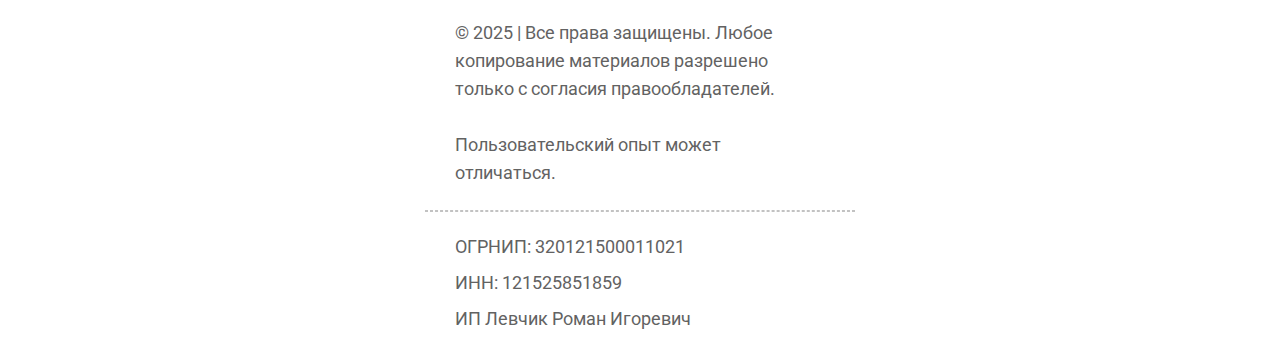
<file: faq.html>
<!DOCTYPE html>
<html lang="ru">

<head>
  <meta charset="UTF-8">
  <meta name="viewport" content="width=430">
  <title>Популярные вопросы о программе Kickstart. План и готовый набор видео тренировок для дома.</title>
  <link rel="preconnect" href="https://fonts.googleapis.com">
  <link rel="preconnect" href="https://fonts.gstatic.com" crossorigin>
  <link
    href="https://fonts.googleapis.com/css2?family=Roboto:ital,wght@0,100..900;1,100..900&display=swap&_v=20250214130827"
    rel="stylesheet">
  <link
    href="https://fonts.googleapis.com/css2?family=Open+Sans:ital,wght@0,300..800;1,300..800&display=swap&_v=20250214130827"
    rel="stylesheet">
  <meta name="description" content="Программа включает 10 категорий тренировок, более 60 видео и 700 упражнений.">
  <link rel="stylesheet" href="css/style.min.css?_v=20250214130827">
</head>

<body>
  <div class="wrapper">
    <div class="container">
      <header class="header">
        <div class="header__inner">
          <a href="/" class="header__logo">
            <span class="header__logo-text">KICKSTART</span>
            <span class="header__logo-desc">тренировки для дома</span>
          </a>
          <div class="header__burger">
            <span class="header__burger-span"></span>
            <span class="header__burger-span"></span>
            <span class="header__burger-span"></span>
          </div>
          <div class="header__mobile">
            <div>
              <div class="header__logo-wrapper">
                <a href="/" class="header__logo">
                  <span class="header__logo-text">KICKSTART</span>
                  <span class="header__logo-desc">тренировки для дома</span>
                </a>
                <div class="header__mobile-close">
                  <span></span>
                  <span></span>
                </div>
              </div>
              <nav class="header__mobile-nav">
                <ul class="header__nav-list">
                  <li class="header__nav-item">
                    <a href="/" class="header__nav-link">Главная</a>
                  </li>
                  <li class="header__nav-item">
                    <a href="reviews.html" class="header__nav-link">Отзывы</a>
                  </li>
                  <li class="header__nav-item">
                    <a href="faq.html" class="header__nav-link">FAQ</a>
                  </li>
                </ul>
              </nav>
            </div>
            <ul class="header__data-list">
              <li class="header__data-item">Email: support@kickstart.fitness</li>
            </ul>
          </div>
        </div>
      </header>
      <div class="back"></div>
      <main class="main">
        <section class="title main__title faq__title">
          <div class="title__wrapper">
            <h1 class="title__text">F.A.Q.</h1>
            <p class="title__desc">Популярные вопросы о программе</p>
          </div>
        </section>
        <ul class="title__text-list">
          <li class="title__text-item">
            вопросы
          </li>
          <span></span>
          <li class="title__text-item">
            ответы
          </li>
          <span></span>
          <li class="title__text-item">
            рекомендации
          </li>
        </ul>
        <section class="questions main__questions faq__questions">
          <ul class="questions__list">
            <li class="questions__item">
              <div class="questions__item-title">
                <h3 class="questions__title-text">Как часто нужно/можно заниматься?</h3>
                <div class="questions__title-arrow"></div>
              </div>
              <p class="questions__item-text">
                Тренировки в чат-боте запланированы на каждый день. Но ты можешь двигаться в своем
                комфортном темпе — быстрее или медленнее, адаптируя нагрузку под свой уровень физической подготовки.
              </p>
            </li>
            <li class="questions__item">
              <div class="questions__item-title">
                <h3 class="questions__title-text">Нужен ли спортивный инвентарь?</h3>
                <div class="questions__title-arrow"></div>
              </div>
              <p class="questions__item-text">
                Нет. Для удобства рекомендуем использовать коврик для фитнеса. В нескольких
                тренировках тебе понадобится обычное полотенце, стул и стена.
              </p>
            </li>
            <li class="questions__item">
              <div class="questions__item-title">
                <h3 class="questions__title-text">Как проходят тренировки?</h3>
                <div class="questions__title-arrow"></div>
              </div>
              <p class="questions__item-text">
                Одна тренировка длится 10-15 минут и включает в себя от 9 до 20 упражнений. Каждое упражнение
                выполняется по 45
                секунд. Между упражнениями есть паузы на отдых.<br><br> Тренировки проходят по принципу
                «включил-повторил». Все
                упражнения просты и интуитивно понятны. Достаточно следить и повторять за фитнес-инструктором в
                кадре.<br><br> Если
                техника упражнения и повторения вызывает вопросы и/или не понятны, рекомендуем обратиться к
                персональному
                фитнес-тренеру.
              </p>
            </li>
            <li class="questions__item">
              <div class="questions__item-title">
                <h3 class="questions__title-text">Что делать, если пропустил тренировку?</h3>
                <div class="questions__title-arrow"></div>
              </div>
              <p class="questions__item-text">
                Ничего страшного. Все тренировки остаются у тебя в чат-боте Telergam и ты всегда можешь к ним вернуться
                (если ты
                их самостоятельно не удалишь).<br><br> Можно воспользоваться поиском в чат-боте, проскролить вверх в
                начало чата или до
                пропущенной тренировки, либо перейти по хештегам категории тренировки.
              </p>
            </li>
            <li class="questions__item">
              <div class="questions__item-title">
                <h3 class="questions__title-text">Есть ли противопоказания?</h3>
                <div class="questions__title-arrow"></div>
              </div>
              <p class="questions__item-text">
                Да. Тренировки не предназначены для людей с заболеваниями сердечно-сосудистой системы,
                опорно-двигательного
                аппарата, в период беременности и восстановления после родов, а также при наличии хронических
                заболеваний в
                стадии обострения.<br><br> Важно: данная программа не является полноценным средством для восстановления,
                похудения или
                реабилитации. Цель программы — увеличение подвижности тела в течение дня и укрепление общей физической
                формы.<br><br>
                При любых сомнениях проконсультируйтесь с врачом!
              </p>
            </li>
          </ul>
          <div class="questions__banner">
            <h3 class="questions__banner-title">У тебя появились вопросы?</h3>
            <div class="questions__banner-text">Наша служба заботы всегда поможет и предоставит всю необходимую
              информацию.
            </div>
            <h3 class="questions__banner-title">Email для связи:</h3>
            <div class="questions__banner-text">support@kickstart.fitness</div>
            <img src="img/faq-banner.webp" alt="image" class="questions__banner-image" style="width: 137px">
          </div>
          <ul class="questions__list">
            <li class="questions__item">
              <div class="questions__item-title">
                <h3 class="questions__title-text">Что такое Kickstart?</h3>
                <div class="questions__title-arrow"></div>
              </div>
              <p class="questions__item-text">
                Это последовательная программа видеотренировок для домашнего фитнеса в виде чат-бота на платформе
                Telegram.<br><br> Мы
                стремимся вдохновить людей начать постепенно заниматься фитнесом и улучшать свою физическую форму в
                увлекательной форме.
              </p>
            </li>
            <li class="questions__item">
              <div class="questions__item-title">
                <h3 class="questions__title-text">В чем особенность тренировок Kickstart?</h3>
                <div class="questions__title-arrow"></div>
              </div>
              <p class="questions__item-text">
                Здесь собраны простые упражнения для выполнения в домашних условиях. Они отлично подойдут начинающим и
                тем, кто
                делал большой перерыв в активности.<br><br> Программа выстроена как последовательная цепочка — остается
                только включать
                видео, повторять упражнения и двигаться к следующим сообщениям в чат-боте. Программа будет тебя вести от
                начала
                до конца, поддерживая интерес к тренировкам и процессу преображения.
              </p>
            </li>
            <li class="questions__item">
              <div class="questions__item-title">
                <h3 class="questions__title-text">Как работает доступ к тренировкам?</h3>
                <div class="questions__title-arrow"></div>
              </div>
              <p class="questions__item-text">
                У программы одна единая стоимость. После совершения оплаты в чат-боте Telegram, ты получаешь доступ ко
                всем
                материалам.<br><br> Весь контент (видео, посты, статистика) сохраняется в твоем чат-боте Telegram. Ты
                сможешь в любой
                момент вернуться к любой тренировке или информации, при условии, что не удалишь их
                самостоятельно.<br><br> Не нужно
                никуда переходить, регистрироваться или продлевать подписку. Все входит в одну стоимость и весь контент
                остается
                у тебя.
              </p>
            </li>
            <li class="questions__item">
              <div class="questions__item-title">
                <h3 class="questions__title-text">Подходят ли тренировки для похудения?</h3>
                <div class="questions__title-arrow"></div>
              </div>
              <p class="questions__item-text">
                Да, тренировки станут отличной отправной точкой к похудению. Мы считаем, что людям проще достигать целей
                в
                снижении веса, когда они начинают с легких, коротких тренировок.<br><br> Данная программа не является
                полноценным и
                единственным средством к похудению. Для достижения значительных целей рекомендуем проконсультироваться с
                врачом
                и учитывать индивидуальные особенности организма.
              </p>
            </li>
          </ul>
        </section>
        <section class="reviews main__reviews faq__reviews">
          <h1 class="reviews__title">Что говорят участники, когда попробовали</h1>
          <ul class="reviews__list">
            <li class="reviews__item">
              <img src="img/avatars/avatar1.webp" alt="avatar" class="reviews__item-avatar" style="width: 60px;">
              <p class="reviews__item-text">“Мне нравится, как меняется мое тело! Я занимаюсь 4 дня в неделю. И этого
                вполне
                хватает.”</p>
              <a href="reviews.html" class="reviews__item-link">читать подробнее ></a>
            </li>
            <li class="reviews__item">
              <img src="img/avatars/avatar2.webp" alt="avatar" class="reviews__item-avatar" style="width: 60px;">
              <p class="reviews__item-text">“Я уже на 20-ой тренировке и ни разу не пропустила. Мне каждый раз
                интересно, что
                будет в следующей.”</p>
              <a href="reviews.html" class="reviews__item-link">читать подробнее ></a>
            </li>
            <li class="reviews__item">
              <img src="img/avatars/avatar3.webp" alt="avatar" class="reviews__item-avatar" style="width: 60px;">
              <p class="reviews__item-text">“Идеально для тех, кто весь день на работе. Придя домой, есть время
                выдохнуть, а
                потом позаниматься 15 минут. Это расслабляет и снимает напряжение.”</p>
              <a href="reviews.html" class="reviews__item-link">читать подробнее ></a>
            </li>
          </ul>
          <a href="reviews.html" class="reviews__link">Больше отзывов и историй</a>
        </section>
        <section class="numbers main__numbers faq__numbers">
          <div class="numbers__image"></div>
          <div class="numbers__list">
            <div class="numbers__item">
              <span class="numbers__item-value">700+</span>
              <p class="numbers__item-text">упражнений</p>
            </div>
            <span></span>
            <div class="numbers__item">
              <span class="numbers__item-value">60+</span>
              <p class="numbers__item-text">тренировок</p>
            </div>
            <span></span>
            <div class="numbers__item">
              <span class="numbers__item-value">10+</span>
              <p class="numbers__item-text">групп мышц</p>
            </div>
          </div>
        </section>
      </main>
      <footer class="footer">
        <div class="footer__top">
          <a href="/" class="footer__logo">
            <span class="footer__logo-text">KICKSTART</span>
            <span class="footer__logo-desc">тренировки для дома</span>
          </a>
          <nav class="footer__nav">
            <ul class="footer__nav-list">
              <li class="footer__nav-item">
                <a href="terms_and_conditions.pdf" class="footer__nav-link" target="_blank">Публичная оферта</a>
              </li>
              <li class="footer__nav-item">
                <a href="privacy_policy.pdf" class="footer__nav-link" target="_blank">Политика конфиденциальности</a>
              </li>
              <li class="footer__nav-item">
                <a href="cookies_policy.pdf" class="footer__nav-link" target="_blank">Политика в отношении файлов
                  cookies</a>
              </li>
              <li class="footer__nav-item">
                Email: support@kickstart.fitness
              </li>
            </ul>
          </nav>
        </div>
        <hr class="footer__line">
        <p class="footer__text">
          © 2025 | Все права защищены. Любое копирование материалов разрешено только с согласия
          правообладателей.<br><br>
          Пользовательский опыт может отличаться.
        </p>
        <hr class="footer__line">
        <ul class="footer__data-list">
          <li class="footer__data-item">ОГРНИП: 320121500011021</li>
          <li class="footer__data-item">ИНН: 121525851859</li>
          <li class="footer__data-item">ИП Левчик Роман Игоревич</li>
        </ul>
      </footer>
    </div>
  </div>
  <script src="js/main.min.js?_v=20250214130827"></script>
</body>

</html>
</file>
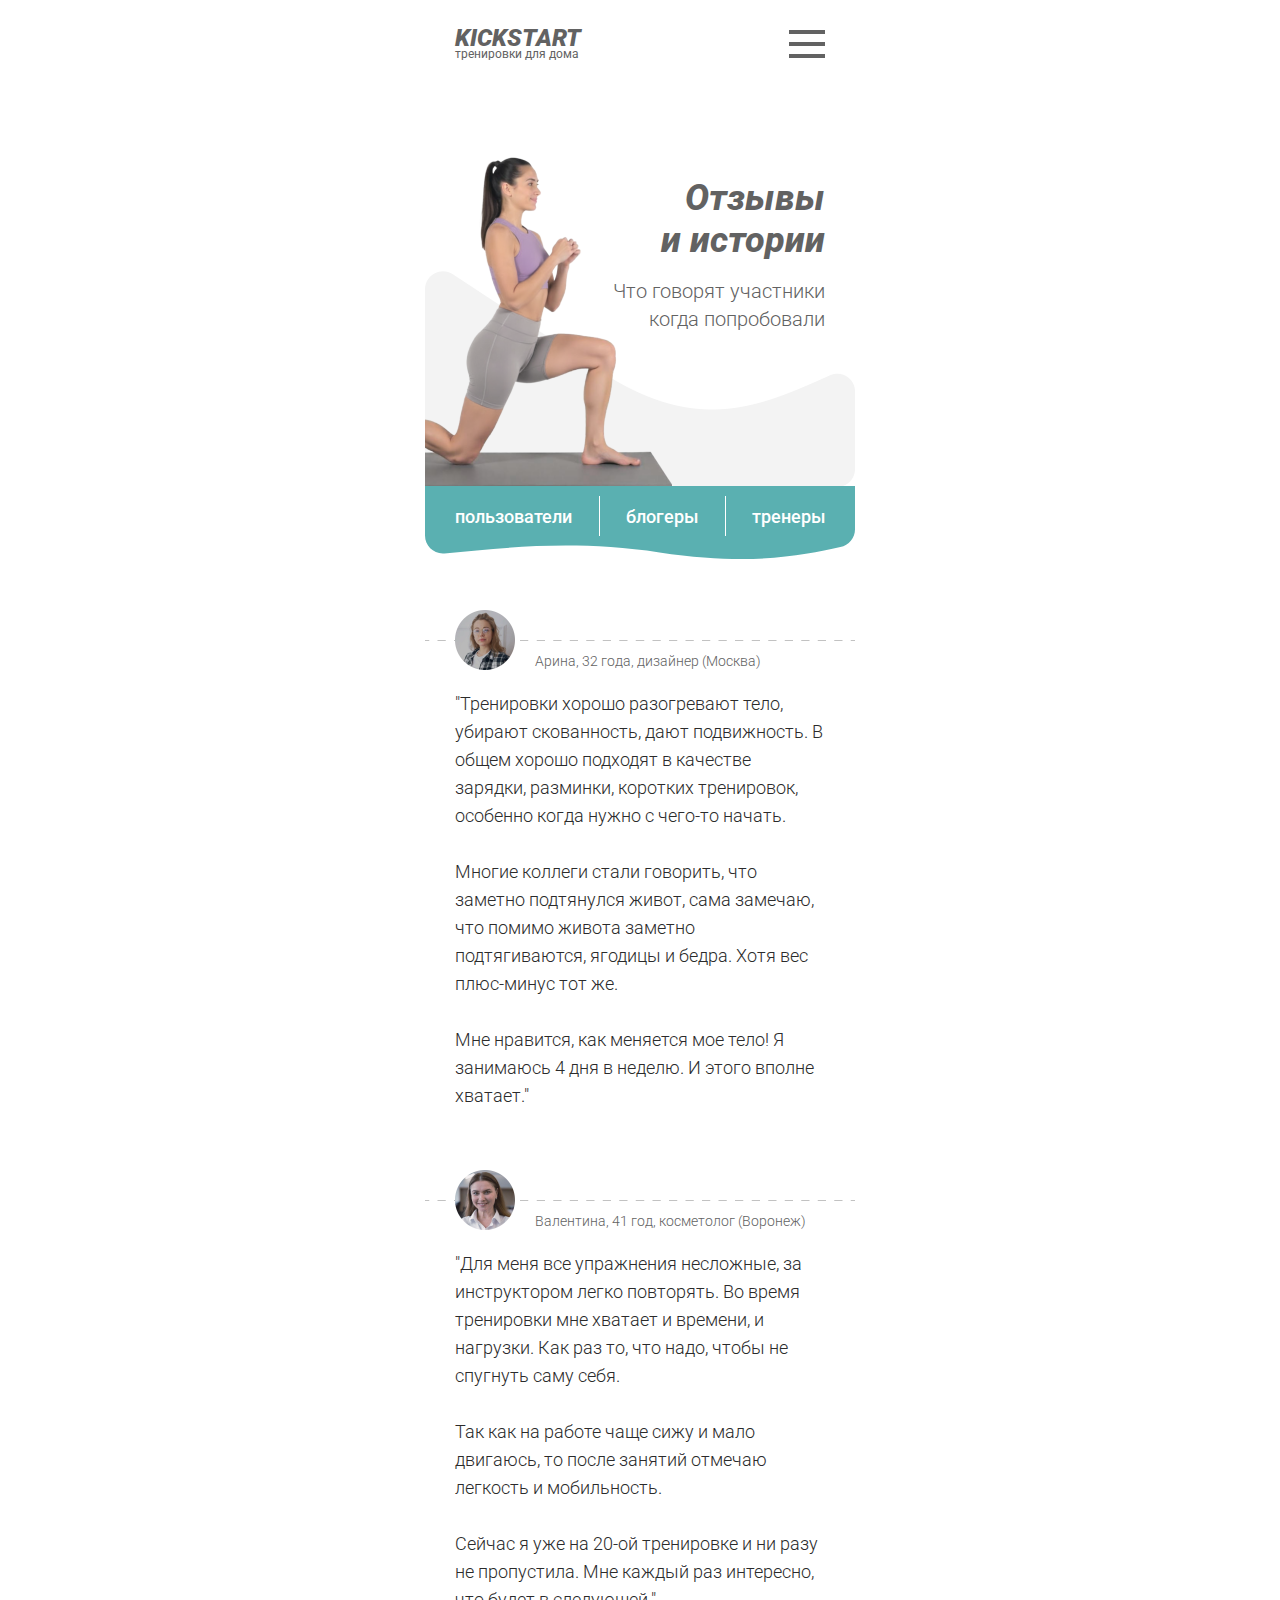
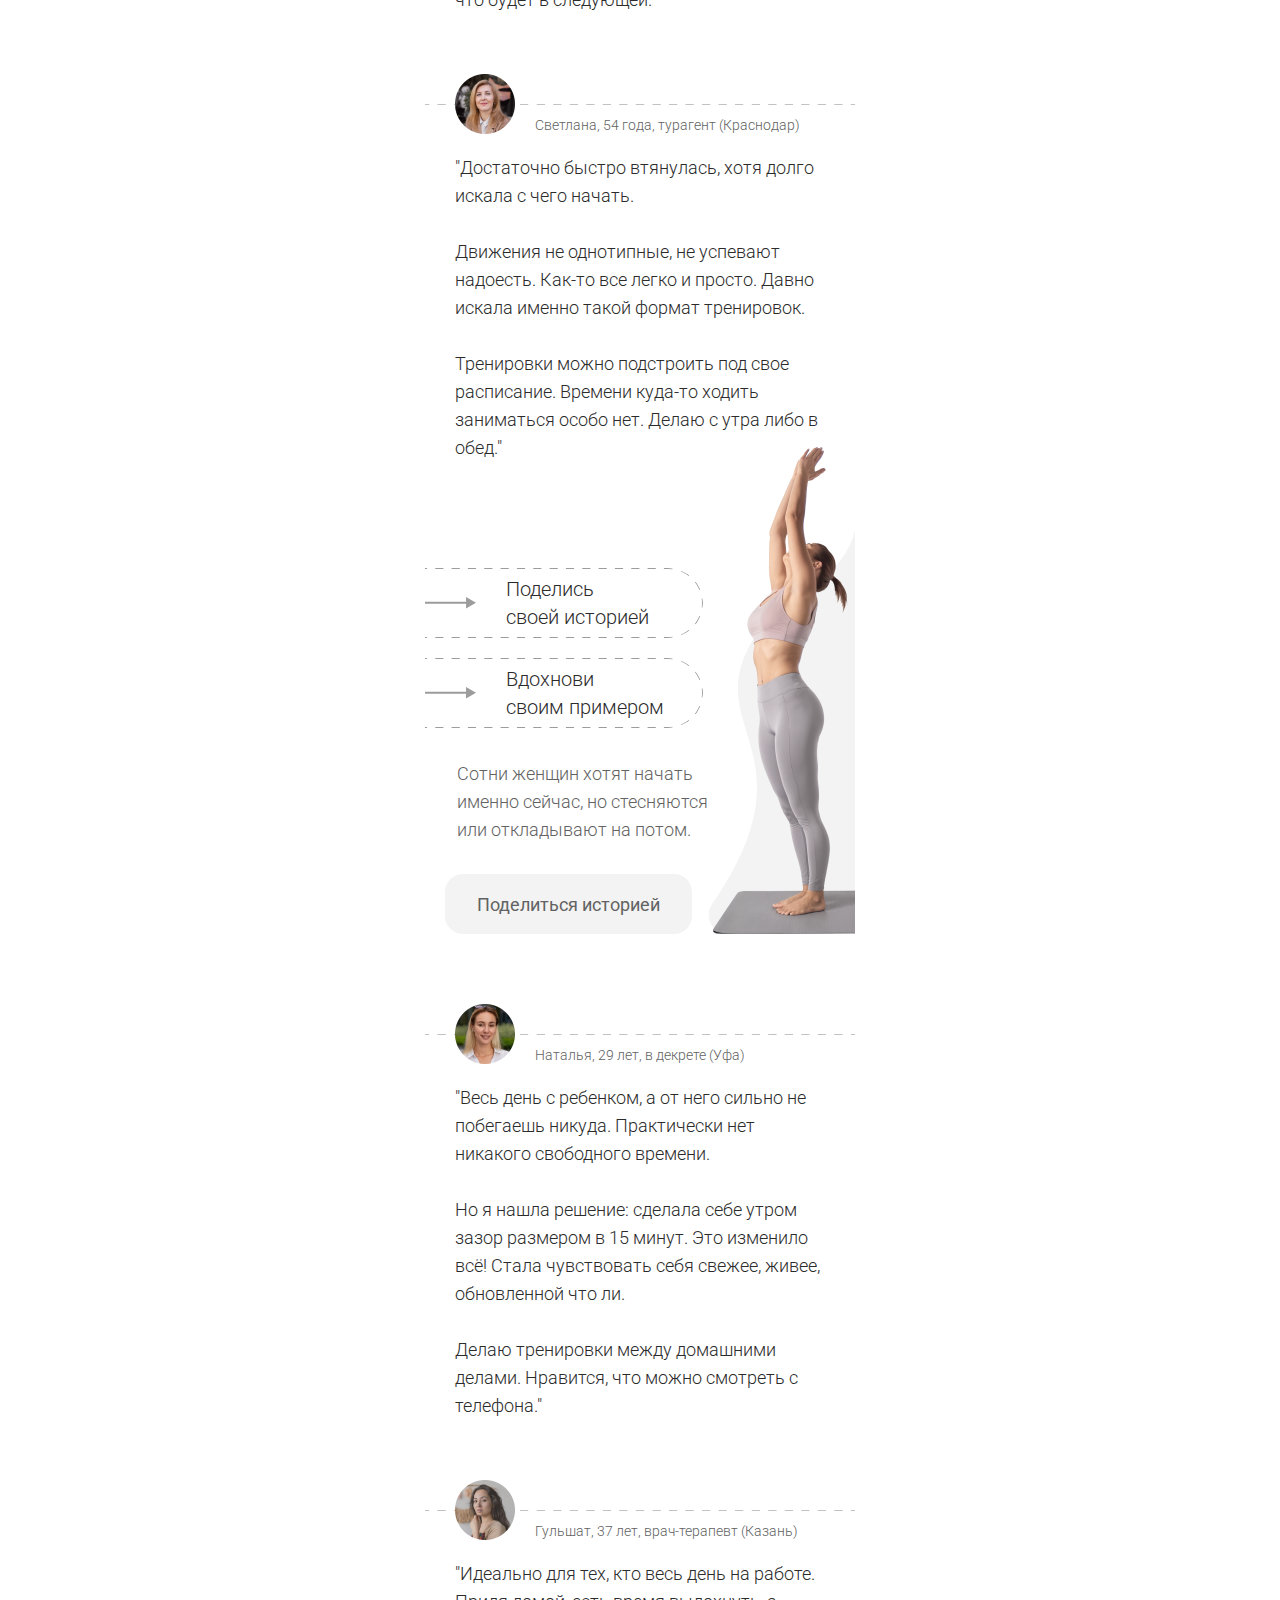
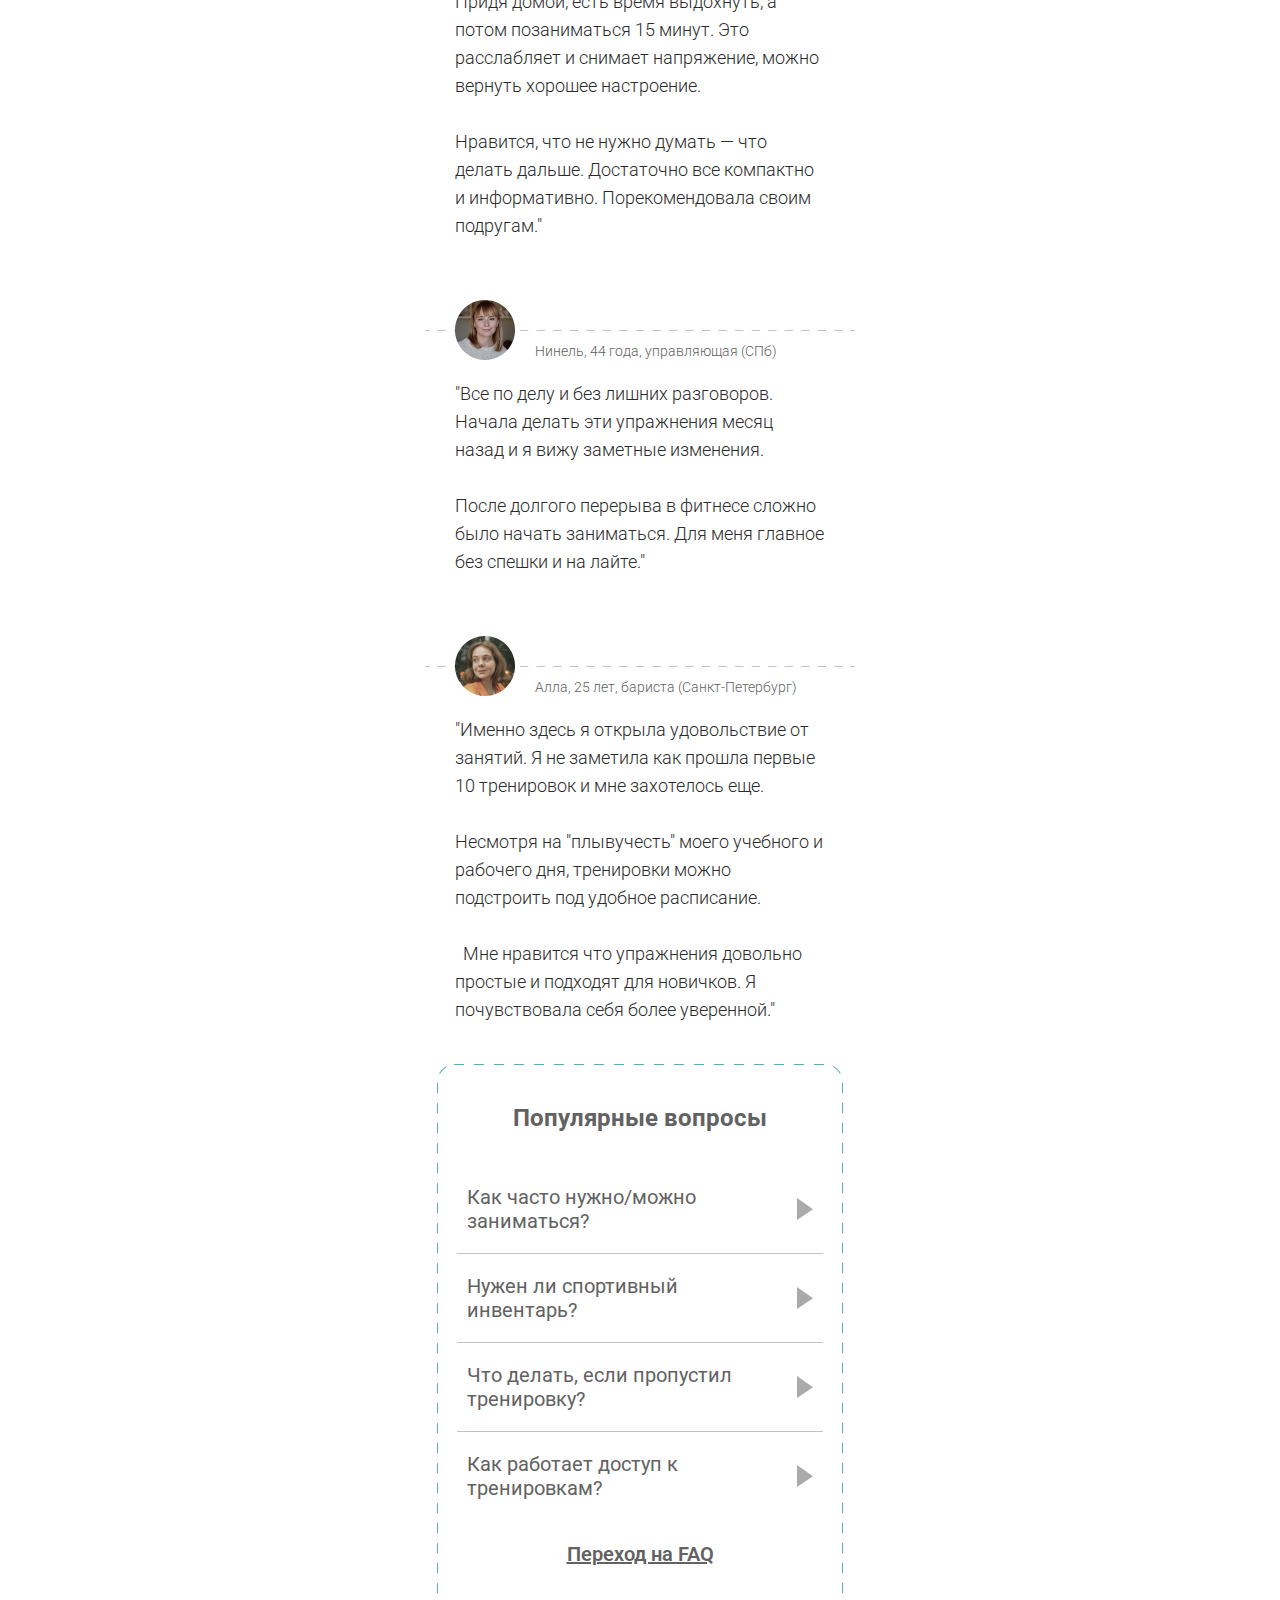
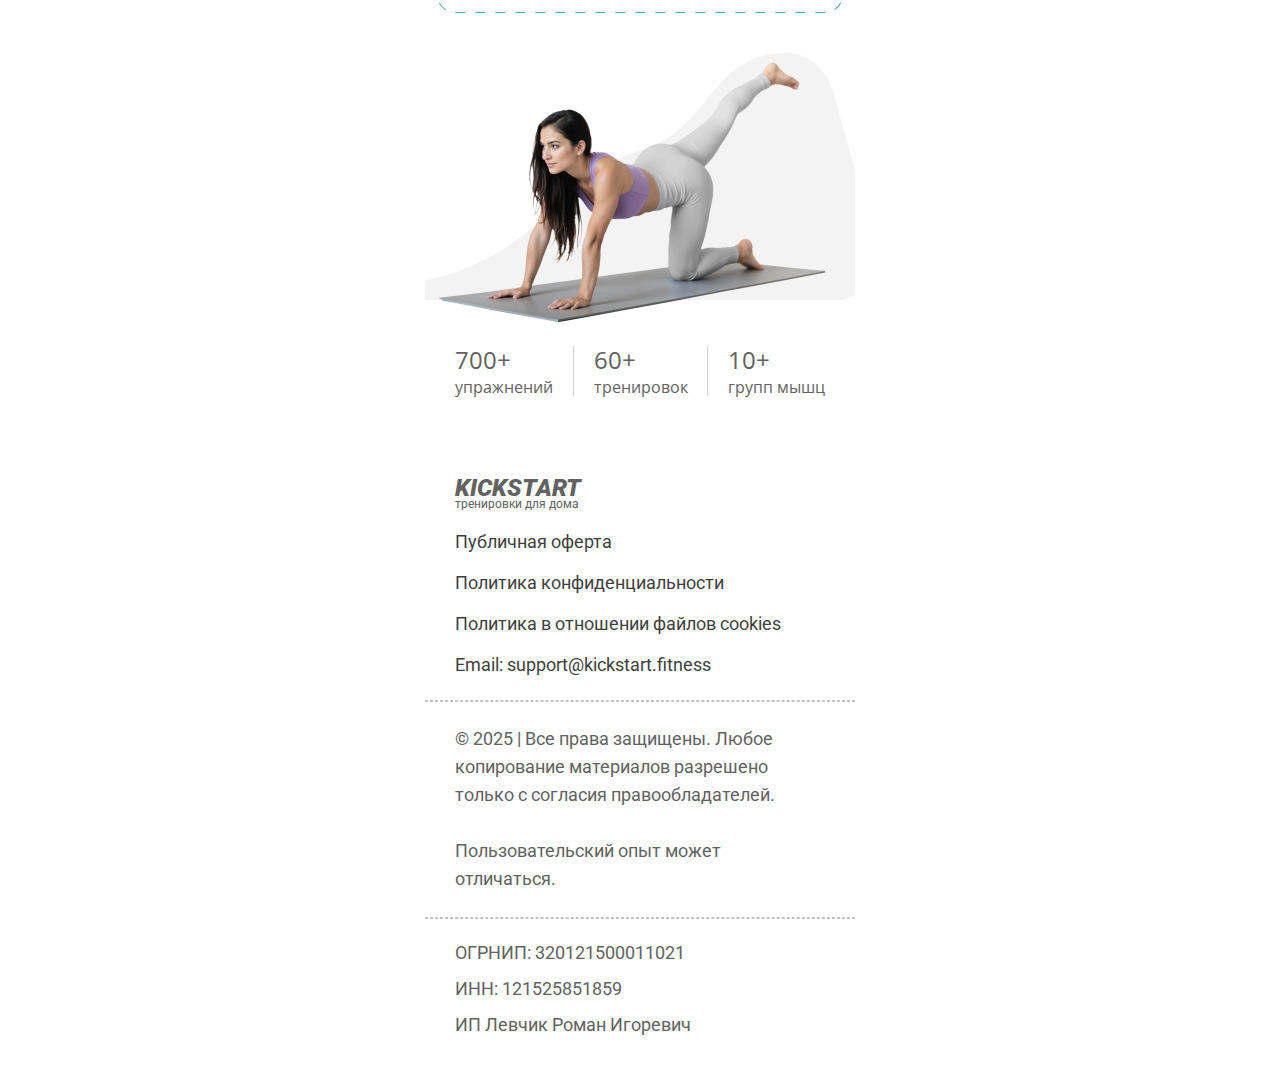
<file: reviews.html>
<!DOCTYPE html>
<html lang="ru">

<head>
  <meta charset="UTF-8">
  <meta name="viewport" content="width=430">
  <title>Отзывы о программе Kickstart. Истории похудения женщин в домашних условиях.</title>
  <link rel="preconnect" href="https://fonts.googleapis.com">
  <link rel="preconnect" href="https://fonts.gstatic.com" crossorigin>
  <link
    href="https://fonts.googleapis.com/css2?family=Roboto:ital,wght@0,100..900;1,100..900&display=swap&_v=20250214130827"
    rel="stylesheet">
  <link
    href="https://fonts.googleapis.com/css2?family=Open+Sans:ital,wght@0,300..800;1,300..800&display=swap&_v=20250214130827"
    rel="stylesheet">
  <meta name="description"
    content="От первого шага до регулярных тренировок. Здесь собраны все упражнения для начинающих с элементами йоги и фитнеса.">
  <link rel="stylesheet" href="css/style.min.css?_v=20250214130827">
</head>

<body>
  <div class="wrapper">
    <div class="container">
      <header class="header">
        <div class="header__inner">
          <a href="/" class="header__logo">
            <span class="header__logo-text">KICKSTART</span>
            <span class="header__logo-desc">тренировки для дома</span>
          </a>
          <div class="header__burger">
            <span class="header__burger-span"></span>
            <span class="header__burger-span"></span>
            <span class="header__burger-span"></span>
          </div>
          <div class="header__mobile">
            <div>
              <div class="header__logo-wrapper">
                <a href="/" class="header__logo">
                  <span class="header__logo-text">KICKSTART</span>
                  <span class="header__logo-desc">тренировки для дома</span>
                </a>
                <div class="header__mobile-close">
                  <span></span>
                  <span></span>
                </div>
              </div>
              <nav class="header__mobile-nav">
                <ul class="header__nav-list">
                  <li class="header__nav-item">
                    <a href="/" class="header__nav-link">Главная</a>
                  </li>
                  <li class="header__nav-item">
                    <a href="reviews.html" class="header__nav-link">Отзывы</a>
                  </li>
                  <li class="header__nav-item">
                    <a href="faq.html" class="header__nav-link">FAQ</a>
                  </li>
                </ul>
              </nav>
            </div>
            <ul class="header__data-list">
              <li class="header__data-item">Email: support@kickstart.fitness</li>
            </ul>
          </div>
        </div>
      </header>
      <div class="back"></div>
      <main class="main">
        <section class="title main__title">
          <div class="title__wrapper">
            <h1 class="title__text">Отзывы и истории</h1>
            <p class="title__desc">Что говорят участники когда попробовали</p>
          </div>
        </section>
        <section class="all-reviews main__all-reviews">
          <ul class="title__text-list" style="margin-bottom: 51px;">
            <li class="title__text-item">
              пользователи
            </li>
            <span></span>
            <li class="title__text-item">
              блогеры
            </li>
            <span></span>
            <li class="title__text-item">
              тренеры
            </li>
          </ul>
          <ul class="all-reviews__list">
            <li class="all-reviews__item">
              <div class="all-reviews__item-top">
                <img src="img/all-reviews-avatar/avatar1.webp" alt="avatar" class="all-reviews__item-avatar" style="width: 60px;">
                <hr class="all-reviews__line">
                <p class="all-reviews__item-person">Арина, 32 года, дизайнер (Москва)</p>
              </div>
              <p class="all-reviews__item-text">
                "Тренировки хорошо разогревают тело, убирают скованность, дают подвижность. В
                общем хорошо подходят в качестве зарядки, разминки, коротких тренировок, особенно когда нужно с чего-то
                начать.<br><br>
                Многие коллеги стали говорить, что заметно подтянулся живот, сама замечаю, что помимо живота заметно
                подтягиваются, ягодицы и бедра. Хотя вес плюс-минус тот же.<br><br>
                Мне нравится, как меняется мое тело! Я занимаюсь 4 дня в неделю. И этого вполне хватает."
              </p>
            </li>
            <li class="all-reviews__item">
              <div class="all-reviews__item-top">
                <img src="img/all-reviews-avatar/avatar2.webp" alt="avatar" class="all-reviews__item-avatar" style="width: 60px;">
                <hr class="all-reviews__line">
                <p class="all-reviews__item-person">Валентина, 41 год, косметолог (Воронеж)</p>
              </div>
              <p class="all-reviews__item-text">
                "Для меня все упражнения несложные, за инструктором легко повторять. Во время тренировки мне хватает и
                времени,
                и нагрузки. Как раз то, что надо, чтобы не спугнуть саму себя.<br><br>
                Так как на работе чаще сижу и мало двигаюсь, то после занятий отмечаю легкость и мобильность.<br><br>
                Сейчас я уже на 20-ой тренировке и ни разу не пропустила. Мне каждый раз интересно, что будет в
                следующей."
              </p>
            </li>
            <li class="all-reviews__item">
              <div class="all-reviews__item-top">
                <img src="img/all-reviews-avatar/avatar3.webp" alt="avatar" class="all-reviews__item-avatar" style="width: 60px;">
                <hr class="all-reviews__line">
                <p class="all-reviews__item-person">Светлана, 54 года, турагент (Краснодар)</p>
              </div>
              <p class="all-reviews__item-text">
                "Достаточно быстро втянулась, хотя долго искала с чего начать.<br><br>
                Движения не однотипные, не успевают надоесть. Как-то все легко и просто. Давно искала именно такой
                формат
                тренировок.<br><br>
                Тренировки можно подстроить под свое расписание. Времени куда-то ходить заниматься особо нет. Делаю с
                утра либо
                в обед."
              </p>
            </li>
          </ul>
          <div class="all-reviews__history">
            <ul class="all-reviews__history-list">
              <li class="all-reviews__history-item">
                <svg width="53.000000" height="11.464111" viewBox="0 0 53 11.4641" fill="none"
                  xmlns="http://www.w3.org/2000/svg" xmlns:xlink="http://www.w3.org/1999/xlink">
                  <desc>
                    Created with Pixso.
                  </desc>
                  <defs />
                  <path d="M43.07 6.73L0 6.73L0 4.73L43.07 4.73L43.07 0L53 5.73L43.07 11.46L43.07 6.73Z" fill="#9C9C9C"
                    fill-opacity="1.000000" fill-rule="evenodd" />
                </svg>
                <p class="all-reviews__history-text">Поделись<br> своей историей</p>
              </li>
              <li class="all-reviews__history-item">
                <svg width="53.000000" height="11.464111" viewBox="0 0 53 11.4641" fill="none"
                  xmlns="http://www.w3.org/2000/svg" xmlns:xlink="http://www.w3.org/1999/xlink">
                  <desc>
                    Created with Pixso.
                  </desc>
                  <defs />
                  <path d="M43.07 6.73L0 6.73L0 4.73L43.07 4.73L43.07 0L53 5.73L43.07 11.46L43.07 6.73Z" fill="#9C9C9C"
                    fill-opacity="1.000000" fill-rule="evenodd" />
                </svg>
                <p class="all-reviews__history-text">Вдохнови<br> своим примером</p>
              </li>
            </ul>
            <p class="all-reviews__history-desc">Сотни женщин хотят начать именно сейчас, но стесняются или откладывают
              на
              потом.</p>
            <div class="all-reviews__history-button">Поделиться историей</div>
            <img src="img/all-reviews-history.webp" alt="image" class="all-reviews__history-image" width="250px;">
          </div>
          <ul class="all-reviews__list">
            <li class="all-reviews__item">
              <div class="all-reviews__item-top">
                <img src="img/all-reviews-avatar/avatar4.webp" alt="avatar" class="all-reviews__item-avatar" style="width: 60px;">
                <hr class="all-reviews__line">
                <p class="all-reviews__item-person">Наталья, 29 лет, в декрете (Уфа)</p>
              </div>
              <p class="all-reviews__item-text">
                "Весь день с ребенком, а от него сильно не побегаешь никуда. Практически нет никакого свободного
                времени.<br><br>
                Но я нашла решение: сделала себе утром зазор размером в 15 минут. Это изменило всё! Стала чувствовать
                себя
                свежее, живее, обновленной что ли.<br><br>
                Делаю тренировки между домашними делами. Нравится, что можно смотреть с телефона."
              </p>
            </li>
            <li class="all-reviews__item">
              <div class="all-reviews__item-top">
                <img src="img/all-reviews-avatar/avatar5.webp" alt="avatar" class="all-reviews__item-avatar" style="width: 60px;">
                <hr class="all-reviews__line">
                <p class="all-reviews__item-person">Гульшат, 37 лет, врач-терапевт (Казань)</p>
              </div>
              <p class="all-reviews__item-text">
                "Идеально для тех, кто весь день на работе. Придя домой, есть время выдохнуть, а потом позаниматься 15
                минут.
                Это расслабляет и снимает напряжение, можно вернуть хорошее настроение.<br><br>
                Нравится, что не нужно думать — что делать дальше. Достаточно все компактно и информативно.
                Порекомендовала
                своим подругам."
              </p>
            </li>
            <li class="all-reviews__item">
              <div class="all-reviews__item-top">
                <img src="img/all-reviews-avatar/avatar6.webp" alt="avatar" class="all-reviews__item-avatar" style="width: 60px;">
                <hr class="all-reviews__line">
                <p class="all-reviews__item-person">Нинель, 44 года, управляющая (СПб)</p>
              </div>
              <p class="all-reviews__item-text">
                "Все по делу и без лишних разговоров. Начала делать эти упражнения месяц назад и я вижу заметные
                изменения.<br><br>
                После долгого перерыва в фитнесе сложно было начать заниматься. Для меня главное без спешки и на лайте."
              </p>
            </li>
            <li class="all-reviews__item">
              <div class="all-reviews__item-top">
                <img src="img/all-reviews-avatar/avatar7.webp" alt="avatar" class="all-reviews__item-avatar" style="width: 60px;">
                <hr class="all-reviews__line">
                <p class="all-reviews__item-person">Алла, 25 лет, бариста (Санкт-Петербург)</p>
              </div>
              <p class="all-reviews__item-text">
                "Именно здесь я открыла удовольствие от занятий. Я не заметила как прошла первые 10 тренировок и мне
                захотелось
                еще.<br><br>
                Несмотря на "плывучесть" моего учебного и рабочего дня, тренировки можно подстроить под удобное
                расписание.<br><br> 
                Мне нравится что упражнения довольно простые и подходят для новичков. Я почувствовала себя более
                уверенной."
              </p>
            </li>
          </ul>
        </section>
        <section class="questions main__questions">
          <h1 class="questions__title">Популярные вопросы</h1>
          <ul class="questions__list">
            <li class="questions__item">
              <div class="questions__item-title">
                <h3 class="questions__title-text">Как часто нужно/можно заниматься?</h3>
                <div class="questions__title-arrow"></div>
              </div>
              <p class="questions__item-text">
                Тренировки в чат-боте запланированы на каждый день. Но ты можешь двигаться в своем
                комфортном темпе — быстрее или медленнее, адаптируя нагрузку под свой уровень физической подготовки.
              </p>
            </li>
            <li class="questions__item">
              <div class="questions__item-title">
                <h3 class="questions__title-text">Нужен ли спортивный инвентарь?</h3>
                <div class="questions__title-arrow"></div>
              </div>
              <p class="questions__item-text">
                Нет. Для удобства рекомендуем использовать коврик для фитнеса. В нескольких
                тренировках тебе понадобится обычное полотенце, стул и стена.
              </p>
            </li>
            <li class="questions__item">
              <div class="questions__item-title">
                <h3 class="questions__title-text">Что делать, если пропустил тренировку?</h3>
                <div class="questions__title-arrow"></div>
              </div>
              <p class="questions__item-text">
                Ничего страшного. Все тренировки остаются у тебя в чат-боте Telergam и ты всегда можешь к ним вернуться
                (если ты
                их самостоятельно не удалишь).<br><br> Можно воспользоваться поиском в чат-боте, проскролить вверх в
                начало чата или до
                пропущенной тренировки, либо перейти по хештегам категории тренировки.
              </p>
            </li>
            <li class="questions__item">
              <div class="questions__item-title">
                <h3 class="questions__title-text">Как работает доступ к тренировкам?</h3>
                <div class="questions__title-arrow"></div>
              </div>
              <p class="questions__item-text">
                У программы одна единая стоимость. После совершения оплаты в чат-боте Telegram, ты получаешь доступ ко
                всем
                материалам.<br><br> Весь контент (видео, посты, статистика) сохраняется в твоем чат-боте Telegram. Ты
                сможешь в любой
                момент вернуться к любой тренировке или информации, при условии, что не удалишь их
                самостоятельно.<br><br> Не нужно
                никуда переходить, регистрироваться или продлевать подписку. Все входит в одну стоимость и весь контент
                остается
                у тебя.
              </p>
            </li>
          </ul>
          <a href="faq.html" class="questions__link">Переход на FAQ</a>
        </section>
        <section class="numbers main__numbers reviews__numbers">
          <div class="numbers__image"></div>
          <div class="numbers__list">
            <div class="numbers__item">
              <span class="numbers__item-value">700+</span>
              <p class="numbers__item-text">упражнений</p>
            </div>
            <span></span>
            <div class="numbers__item">
              <span class="numbers__item-value">60+</span>
              <p class="numbers__item-text">тренировок</p>
            </div>
            <span></span>
            <div class="numbers__item">
              <span class="numbers__item-value">10+</span>
              <p class="numbers__item-text">групп мышц</p>
            </div>
          </div>
        </section>
      </main>
      <footer class="footer">
        <div class="footer__top">
          <a href="/" class="footer__logo">
            <span class="footer__logo-text">KICKSTART</span>
            <span class="footer__logo-desc">тренировки для дома</span>
          </a>
          <nav class="footer__nav">
            <ul class="footer__nav-list">
              <li class="footer__nav-item">
                <a href="terms_and_conditions.pdf" class="footer__nav-link" target="_blank">Публичная оферта</a>
              </li>
              <li class="footer__nav-item">
                <a href="privacy_policy.pdf" class="footer__nav-link" target="_blank">Политика конфиденциальности</a>
              </li>
              <li class="footer__nav-item">
                <a href="cookies_policy.pdf" class="footer__nav-link" target="_blank">Политика в отношении файлов
                  cookies</a>
              </li>
              <li class="footer__nav-item">
                Email: support@kickstart.fitness
              </li>
            </ul>
          </nav>
        </div>
        <hr class="footer__line">
        <p class="footer__text">
          © 2025 | Все права защищены. Любое копирование материалов разрешено только с согласия
          правообладателей.<br><br>
          Пользовательский опыт может отличаться.
        </p>
        <hr class="footer__line">
        <ul class="footer__data-list">
          <li class="footer__data-item">ОГРНИП: 320121500011021</li>
          <li class="footer__data-item">ИНН: 121525851859</li>
          <li class="footer__data-item">ИП Левчик Роман Игоревич</li>
        </ul>
      </footer>
    </div>
  </div>
  <script src="js/main.min.js?_v=20250214130827"></script>
</body>

</html>
</file>
<file: css/style.min.css>
@charset "UTF-8";*{padding:0;margin:0;border:0}*,:after,:before{-webkit-box-sizing:border-box;box-sizing:border-box}:active,:focus{outline:0}a :active,a :focus{outline:0}aside,footer,header,nav{display:block}body,html{height:100%;width:100%;font-size:100%;line-height:1;-ms-text-size-adjust:100%;-moz-text-size-adjust:100%;-webkit-text-size-adjust:100%}button,input,textarea{font-family:inherit}input ::-ms-clear{display:none}button{cursor:pointer}button ::-moz-focus-inner{padding:0;border:0}a,a:visited{text-decoration:none}a:hover{text-decoration:none}ul li{list-style:none}img{vertical-align:top}h1,h2,h3,h4,h5,h6{font-size:inherit;font-weight:inherit}a{color:inherit}.back__dark--active{position:fixed;top:0;bottom:0;right:0;left:0;background-color:#000;opacity:.4;z-index:5}body{font-family:Roboto;color:#626262}.wrapper{min-height:100%;overflow:hidden}.container{max-width:430px;margin:0 auto;overflow:hidden}.header__inner{display:-webkit-box;display:-ms-flexbox;display:flex;-webkit-box-pack:justify;-ms-flex-pack:justify;justify-content:space-between;-webkit-box-align:center;-ms-flex-align:center;align-items:center;padding:26px 30px}.header__logo{display:-webkit-box;display:-ms-flexbox;display:flex;-webkit-box-orient:vertical;-webkit-box-direction:normal;-ms-flex-direction:column;flex-direction:column;-webkit-box-pack:center;-ms-flex-pack:center;justify-content:center}.header__logo-text{font-weight:900;font-size:24px;font-style:italic;color:#626262}.header__logo-desc{font-size:12px;font-weight:400;line-height:14px;margin-top:-3px;color:#626262}.header__mobile{display:-webkit-box;display:-ms-flexbox;display:flex;-webkit-box-orient:vertical;-webkit-box-direction:normal;-ms-flex-direction:column;flex-direction:column;-webkit-box-pack:justify;-ms-flex-pack:justify;justify-content:space-between;position:fixed;top:0;bottom:0;right:-200%;width:390px;z-index:6;background-color:#fff;padding:30px;-webkit-transition:all .5s;transition:all .5s}.header__mobile .header__logo-wrapper{display:-webkit-box;display:-ms-flexbox;display:flex;-webkit-box-align:center;-ms-flex-align:center;align-items:center;-webkit-box-pack:justify;-ms-flex-pack:justify;justify-content:space-between;margin-bottom:50px}.header__mobile .header__logo-wrapper>.header__mobile-close{cursor:pointer}.header__mobile .header__logo-wrapper>.header__mobile-close>span{display:block;width:25px;height:3px;background-color:#626262;-webkit-transform:rotate(45deg);-ms-transform:rotate(45deg);transform:rotate(45deg)}.header__mobile .header__logo-wrapper>.header__mobile-close>span:last-child{-webkit-transform:rotate(-45deg) translate(1.7px,-2.7px);-ms-transform:rotate(-45deg) translate(1.7px,-2.7px);transform:rotate(-45deg) translate(1.7px,-2.7px)}.header__mobile .header__logo{display:block}.header__mobile .header__logo>.header__logo-text{font-size:40px}.header__mobile .header__logo>.header__logo-desc{font-size:20px;margin-top:-4px}.header__mobile .header__nav-list{display:-webkit-box;display:-ms-flexbox;display:flex;-webkit-box-orient:vertical;-webkit-box-direction:normal;-ms-flex-direction:column;flex-direction:column;gap:50px;padding-bottom:30px}.header__mobile .header__nav-list>.header__nav-item{font-weight:500;font-size:22px}.header__mobile>.header__data-list{display:-webkit-box;display:-ms-flexbox;display:flex;-webkit-box-orient:vertical;-webkit-box-direction:normal;-ms-flex-direction:column;flex-direction:column;gap:50px;padding-top:30px}.header__mobile>.header__data-list>.header__data-item{font-weight:500;font-size:22px}.header__mobile--active{right:0}.header__burger{display:-webkit-box;display:-ms-flexbox;display:flex;-webkit-box-orient:vertical;-webkit-box-direction:normal;-ms-flex-direction:column;flex-direction:column;gap:8px;z-index:4;cursor:pointer;-webkit-transition:all .3s;transition:all .3s;background-color:#fff}.header__burger-span{display:block;width:36px;height:4px;background-color:#626262}.main__info{margin-top:70px}.main__chart{margin-top:40px!important}.main__chat{padding-top:30px!important}.main__programs{padding-top:60px}.main__formats{padding-top:50px}.main__praxis{padding-top:63px}.main__reviews{margin-top:60px!important}.main__price{padding-top:62px!important}.main__questions{margin-top:40px!important}.main__numbers{margin-top:40px}.main__title{margin-top:70px;padding-top:20px;padding-bottom:154px}.info__title{font-size:36px;font-weight:800;line-height:42px;font-style:italic;margin-bottom:20px;margin-left:36px}.info__list{padding-top:18px;display:-webkit-box;display:-ms-flexbox;display:flex;-webkit-box-orient:vertical;-webkit-box-direction:normal;-ms-flex-direction:column;flex-direction:column;gap:20px;padding-left:10px;padding-bottom:141px;background:url(../img/info-baner.webp) no-repeat;background-size:cover;background-position-x:center!important}.info__item{display:-webkit-box;display:-ms-flexbox;display:flex;-webkit-box-align:start;-ms-flex-align:start;align-items:flex-start;gap:10px}.info__item::before{content:"";display:block;width:10px;height:1px;background-color:#5ab0b1;margin-top:10px}.info__item-text{font-size:18px;font-weight:300;line-height:21px;color:#3f3f3f}.info__item:last-of-type .info__item-text{width:237px}.info__advantages{position:relative;z-index:2;display:-webkit-box;display:-ms-flexbox;display:flex;-webkit-box-pack:justify;-ms-flex-pack:justify;justify-content:space-between;-webkit-box-align:center;-ms-flex-align:center;align-items:center;padding:7px 30px 29px 30px;background:url(../img/info-advantages-bg.png) no-repeat center;color:#fff;background-position-y:-1px!important}.info__advantages-separator{display:block;width:1px;height:50px;background-color:#b2d8d9}.info__advantages-text{font-size:16px;font-weight:400}.info__advantages-value{font-size:24px;font-weight:400;display:block;margin-bottom:7px}.info__advantage{margin-bottom:20px;position:relative;margin-top:-26px;display:-webkit-box;display:-ms-flexbox;display:flex;-webkit-box-align:center;-ms-flex-align:center;align-items:center;-webkit-box-pack:justify;-ms-flex-pack:justify;justify-content:space-between}.info__advantage-image{position:relative;z-index:2}.info__advantage-list{display:-webkit-box;display:-ms-flexbox;display:flex;-webkit-box-orient:vertical;-webkit-box-direction:normal;-ms-flex-direction:column;flex-direction:column;gap:20px;padding-top:50px}.info__advantage-item{display:-webkit-box;display:-ms-flexbox;display:flex;-webkit-box-align:center;-ms-flex-align:center;align-items:center;gap:16px;margin-left:-3px}.info__advantage-item::before{content:"✓";display:-webkit-box;display:-ms-flexbox;display:flex;-webkit-box-pack:center;-ms-flex-pack:center;justify-content:center;-webkit-box-align:center;-ms-flex-align:center;align-items:center;width:65px;height:46px;background:url(../img/info-item-before.png) no-repeat center;background-position-x:-2px!important;-ms-flex-negative:0;flex-shrink:0;font-size:24px;font-weight:500;line-height:28px}.info__advantage-text{max-width:191px;font-size:18px;font-weight:300;line-height:28px;color:#3f3f3f}.info__advantage-vector{position:absolute;top:-11px;right:0;z-index:1}.info__banner{width:101%}.info__grid{background-color:#f3f3f3;border-radius:30px 30px 0 0;padding:20px;display:-webkit-box;display:-ms-flexbox;display:flex;gap:20px}.info__grid-col{display:-webkit-box;display:-ms-flexbox;display:flex;-webkit-box-orient:vertical;-webkit-box-direction:normal;-ms-flex-direction:column;flex-direction:column;gap:20px}.info__grid-item{background-color:#fff;border-radius:25px;height:85px;display:-webkit-box;display:-ms-flexbox;display:flex;-webkit-box-pack:center;-ms-flex-pack:center;justify-content:center;-webkit-box-align:center;-ms-flex-align:center;align-items:center}.info__grid-item--big{height:125px}.info__grid-text{font-size:18px;font-weight:400;line-height:23px;text-align:center}.chart{margin:10px;background-image:url("data:image/svg+xml,%3csvg width='100%25' height='100%25' xmlns='http://www.w3.org/2000/svg'%3e%3crect width='100%25' height='100%25' fill='none' rx='18' ry='18' stroke='%23C2C2C2FF' stroke-width='2' stroke-dasharray='8%2c 12' stroke-dashoffset='0' stroke-linecap='square'/%3e%3c/svg%3e");border-radius:18px}.chart__title{font-size:24px;font-weight:700;line-height:28px;text-align:center;padding:20px}.chart__title-desc{font-size:18px;font-weight:300;line-height:28px;padding:0 20px 20px 20px;color:#3f3f3f}.chart__image{padding:10px;width:100%}.chart__text{font-size:18px;font-weight:300;line-height:28px;padding:20px;color:#3f3f3f}.chat{position:relative;padding:0 20px 0 8px}.chat__title{font-size:24px;font-weight:700;line-height:28px;margin-bottom:8px;text-align:center}.chat__title-desc{font-size:18px;font-weight:300;line-height:21px;text-align:center;margin:0 auto;max-width:244px;margin-bottom:20px}.chat__image{position:relative;z-index:2}.chat__body{display:-webkit-box;display:-ms-flexbox;display:flex;-webkit-box-pack:justify;-ms-flex-pack:justify;justify-content:space-between}.chat__body>span{background:url(../img/line.png) no-repeat center;height:2px;z-index:1;width:67px;position:absolute;left:181px;top:163.5px}.chat__body>span:nth-of-type(2){top:261.5px}.chat__body>span:nth-of-type(3){top:359.5px}.chat__body>span:last-of-type{top:456.5px}.chat__list{display:-webkit-box;display:-ms-flexbox;display:flex;-webkit-box-orient:vertical;-webkit-box-direction:normal;-ms-flex-direction:column;flex-direction:column;-webkit-box-pack:justify;-ms-flex-pack:justify;justify-content:space-between;position:relative;z-index:2}.chat__item{max-width:181px;background-color:#f3f3f3;border-radius:18px;height:77px;display:-webkit-box;display:-ms-flexbox;display:flex;-webkit-box-align:center;-ms-flex-align:center;align-items:center;-webkit-box-pack:center;-ms-flex-pack:center;justify-content:center}.chat__text{font-size:18px;font-weight:300;line-height:21px;text-align:center}.programs__image{width:100%}.programs__title{font-size:24px;font-weight:700;line-height:30px;margin-bottom:8px;text-align:end}.programs__title-wrapper{display:-webkit-box;display:-ms-flexbox;display:flex;-webkit-box-align:start;-ms-flex-align:start;align-items:flex-start;gap:34px;padding:0 30px}.programs__title-value{font-size:64px;font-weight:900;line-height:53px;text-align:center}.programs__title-text{font-size:16px;font-weight:900;text-align:center}.programs__title-desc{font-size:18px;font-weight:300;line-height:24px;text-align:end}.formats__image{width:100%}.formats__title{font-size:24px;font-weight:700;line-height:30px;margin-bottom:8px;text-align:end}.formats__title-wrapper{display:-webkit-box;display:-ms-flexbox;display:flex;-webkit-box-align:start;-ms-flex-align:start;align-items:flex-start;gap:34px;padding:0 30px}.formats__title-value{font-size:64px;font-weight:900;line-height:53px;text-align:center}.formats__title-text{font-size:16px;font-weight:900;text-align:center}.formats__title-desc{font-size:18px;font-weight:300;line-height:24px;text-align:end}.formats__content{padding-top:61px;padding-bottom:21px;background:url(../img/formats-bg.jpeg) no-repeat center;background-size:cover}.formats__content img{width:100%}.formats__content .formats__vertical{margin-bottom:50px}.formats__content-title{display:-webkit-box;display:-ms-flexbox;display:flex;-webkit-box-pack:center;-ms-flex-pack:center;justify-content:center;-webkit-box-align:center;-ms-flex-align:center;align-items:center;font-size:24px;font-weight:700;line-height:28px;gap:5px;margin-bottom:14px}.formats__content-desc{font-size:18px;font-weight:300;line-height:24px;margin-bottom:16px;max-width:260px;margin:0 auto;text-align:center}.praxis__image{width:100%}.praxis__title{font-size:24px;font-weight:700;line-height:30px;margin-bottom:8px;text-align:end}.praxis__title-wrapper{display:-webkit-box;display:-ms-flexbox;display:flex;-webkit-box-align:start;-ms-flex-align:start;align-items:flex-start;gap:34px;padding:0 30px;margin-bottom:10px}.praxis__title-value{font-size:64px;font-weight:900;line-height:53px;text-align:center}.praxis__title-text{font-size:16px;font-weight:900;text-align:center}.praxis__title-desc{font-size:18px;font-weight:300;line-height:24px;text-align:end}.praxis__list{padding:0 20px;display:-webkit-box;display:-ms-flexbox;display:flex;-webkit-box-orient:vertical;-webkit-box-direction:normal;-ms-flex-direction:column;flex-direction:column;gap:20px}.praxis__item{position:relative;display:-webkit-box;display:-ms-flexbox;display:flex;-webkit-box-pack:end;-ms-flex-pack:end;justify-content:flex-end;border-radius:18px;background:#f3f3f3}.praxis__item-image{position:absolute;bottom:-6px;left:-70px}.praxis__item-title{font-size:18px;font-weight:700;line-height:21px;margin-bottom:14px;text-align:end}.praxis__item-text{font-size:16px;font-weight:300;line-height:23px;text-align:end}.praxis__item:first-of-type{height:168px;background:url(../img/praxis-item-bg.png) no-repeat center}.praxis__item:first-of-type>.praxis__item-content{max-width:200px;padding-top:31px;padding-bottom:16px;padding-right:20px;-webkit-box-sizing:content-box;box-sizing:content-box}.praxis__item:nth-of-type(2){height:240px;padding:26px 0 43px 20px;-webkit-box-pack:start;-ms-flex-pack:start;justify-content:flex-start}.praxis__item:nth-of-type(2) .praxis__item-title{text-align:start}.praxis__item:nth-of-type(2) .praxis__item-text{text-align:start;max-width:209px}.praxis__item:nth-of-type(2) .praxis__item-image{bottom:-3px;right:-42px;left:unset}.praxis__item:last-of-type{height:195;padding:34px 20px 32px}.praxis__item:last-of-type .praxis__item-text{max-width:255px}.praxis__item:last-of-type .praxis__item-image{bottom:0;left:-157px}.reviews{margin:0 10px;padding:30px 20px;background-image:url("data:image/svg+xml,%3csvg width='100%25' height='100%25' xmlns='http://www.w3.org/2000/svg'%3e%3crect width='100%25' height='100%25' fill='none' rx='18' ry='18' stroke='%235AB0B1FF' stroke-width='2' stroke-dasharray='8%2c 12' stroke-dashoffset='0' stroke-linecap='square'/%3e%3c/svg%3e");border-radius:18px}.reviews__title{font-size:24px;font-weight:700;line-height:28px;text-align:center;max-width:280px;margin:0 auto 24px auto}.reviews__list{display:-webkit-box;display:-ms-flexbox;display:flex;-webkit-box-orient:vertical;-webkit-box-direction:normal;-ms-flex-direction:column;flex-direction:column;gap:44px;margin-bottom:30px}.reviews__item{position:relative;padding:40px 20px 20px 30px;background-color:#f3f3f3;border-radius:30px}.reviews__item-avatar{position:absolute;top:-25px;left:-10px}.reviews__item-text{font-size:18px;font-weight:300;line-height:21px;margin-bottom:10px;font-style:italic}.reviews__item-link{font-size:18px;font-weight:300;line-height:21px;text-decoration:underline;display:block;text-align:end}.reviews__link{display:block;font-size:20px;font-weight:600;line-height:28px;text-decoration:underline;text-align:center;color:#3f3f3f}.faq__reviews{margin-top:0!important}.price__list{display:-webkit-box;display:-ms-flexbox;display:flex;-webkit-box-orient:vertical;-webkit-box-direction:normal;-ms-flex-direction:column;flex-direction:column;gap:52px}.price__title-wrapper{display:-webkit-box;display:-ms-flexbox;display:flex;-webkit-box-align:center;-ms-flex-align:center;align-items:center;gap:9px;margin-bottom:4px}.price__title-number{-webkit-box-sizing:border-box;box-sizing:border-box;border:1px dashed #d3d3d5;border-radius:0 21px 21px 0;width:42px;height:36px;font-size:24px;font-weight:700;line-height:26px;display:-webkit-box;display:-ms-flexbox;display:flex;-webkit-box-pack:center;-ms-flex-pack:center;justify-content:center;-webkit-box-align:center;-ms-flex-align:center;align-items:center;position:relative;left:-2px}.price__title{font-size:24px;font-weight:700;line-height:28px}.price__item:nth-of-type(2) .price__item-text{margin-bottom:19px}.price__item:last-of-type .price__item-image{margin-bottom:29.5px}.price__item-text{padding:0 28px 0 51px;font-size:18px;font-weight:300;line-height:24px;margin-bottom:24px}.price .line{display:block;width:100%;height:1px;background:url(../img/line2.png) no-repeat center}.price .line:last-of-type{margin-bottom:30px}.price__item-advantages{display:-webkit-box;display:-ms-flexbox;display:flex;-webkit-box-pack:justify;-ms-flex-pack:justify;justify-content:space-between;-webkit-box-align:center;-ms-flex-align:center;align-items:center;padding:16px 30px}.price__advantages-text{font-size:20px;font-weight:400;line-height:28px}.price__advantages-text>span{font-weight:700}.price__item-price{display:-webkit-box;display:-ms-flexbox;display:flex;-webkit-box-align:end;-ms-flex-align:end;align-items:flex-end;-webkit-box-pack:justify;-ms-flex-pack:justify;justify-content:space-between;padding:25px 40px 27px 30px}.price__text{font-size:20px;font-weight:400;line-height:28px}.price__value-discount{font-size:20px;font-weight:400;line-height:23px;text-decoration-line:line-through;text-align:end;color:#b3b3b3}.price__value-current{font-size:34px;font-weight:300;line-height:40px;color:#414141}.price__item-button{margin:0 auto;width:370px;font-size:20px;font-weight:700;line-height:28px;height:60px;color:#fff;display:-webkit-box;display:-ms-flexbox;display:flex;-webkit-box-align:center;-ms-flex-align:center;align-items:center;-webkit-box-pack:center;-ms-flex-pack:center;justify-content:center;background:-webkit-gradient(linear,left top,right top,from(#74d0e4),color-stop(49.5%,#5ab0b1),to(#65cdbc));background:linear-gradient(90deg,#74d0e4,#5ab0b1 49.5%,#65cdbc 100%)}.price__item-list{display:-webkit-box;display:-ms-flexbox;display:flex;-webkit-box-orient:vertical;-webkit-box-direction:normal;-ms-flex-direction:column;flex-direction:column;gap:16px;padding-left:28px;margin-bottom:30px}.price__list-item{display:-webkit-box;display:-ms-flexbox;display:flex;-webkit-box-align:center;-ms-flex-align:center;align-items:center;gap:16px}.price__list-item::before{content:"✓";display:block;width:20px;height:28px;display:-webkit-box;display:-ms-flexbox;display:flex;-webkit-box-align:center;-ms-flex-align:center;align-items:center;-webkit-box-pack:start;-ms-flex-pack:start;justify-content:flex-start;font-size:24px;line-height:28px;font-weight:500}.price__list-text{font-size:20px;font-weight:400;line-height:18px}.questions{margin:0 12px;padding:38px 20px 45px 20px;background-image:url("data:image/svg+xml,%3csvg width='100%25' height='100%25' xmlns='http://www.w3.org/2000/svg'%3e%3crect width='100%25' height='100%25' fill='none' rx='18' ry='18' stroke='%235AB0B1FF' stroke-width='2' stroke-dasharray='8%2c 12' stroke-dashoffset='0' stroke-linecap='square'/%3e%3c/svg%3e");border-radius:18px}.questions__title{font-size:24px;font-weight:700;line-height:33px;text-align:center;margin-bottom:50px}.questions__list{display:-webkit-box;display:-ms-flexbox;display:flex;-webkit-box-orient:vertical;-webkit-box-direction:normal;-ms-flex-direction:column;flex-direction:column;gap:20.5px;margin-bottom:20.5px}.questions__item--active .questions__title-arrow{-webkit-transform:rotate(90deg);-ms-transform:rotate(90deg);transform:rotate(90deg)}.questions__item--active .questions__title-text{font-weight:600}.questions__item--active .questions__item-title{border-bottom:1px solid #5ab0b1}.questions__item:last-of-type .questions__item-title{border:none}.questions__item-title{display:-webkit-box;display:-ms-flexbox;display:flex;-webkit-box-align:center;-ms-flex-align:center;align-items:center;-webkit-box-pack:justify;-ms-flex-pack:justify;justify-content:space-between;gap:8px;cursor:pointer;padding:0 10px 19.5px 10px;border-bottom:1px solid #c2c2c2;-webkit-transition:all .3s;transition:all .3s}.questions__title-text{font-size:20px;font-weight:400;line-height:24px;max-width:320px;-webkit-transition:all .3s;transition:all .3s}.questions__title-arrow{width:16px;height:22px;-ms-flex-negative:0;flex-shrink:0;background:url(../img/arrow.svg) no-repeat center;-webkit-transition:all .3s;transition:all .3s}.questions__item-text{font-size:18px;font-weight:400;line-height:28px;padding:16.5px 10px 29.5px 10px;display:none}.questions__link{display:block;font-size:20px;font-weight:600;line-height:28px;text-decoration:underline;text-align:center}.faq__questions{border-radius:0;background:unset;margin:0!important;padding:60px 20px 50px 20px}.faq__questions .questions__list{margin-bottom:0}.faq__questions .questions__item:last-of-type .questions__item-title{border-bottom:1px solid #c2c2c2}.faq__questions .questions__item--active:last-of-type .questions__item-title{border-bottom:1px solid #5ab0b1}.faq__questions .questions__banner{position:relative;width:100%;border-radius:12px;background:#f3f3f3;padding:30px 0;margin-top:60.5px;margin-bottom:52px}.faq__questions .questions__banner-title{font-size:18px;font-weight:500;line-height:28px;margin-bottom:20px;display:-webkit-box;display:-ms-flexbox;display:flex;-webkit-box-align:center;-ms-flex-align:center;align-items:center;gap:6px;padding-left:30px}.faq__questions .questions__banner-title:first-of-type{padding-left:8px}.faq__questions .questions__banner-title:last-of-type{margin-bottom:0}.faq__questions .questions__banner-title:first-of-type::before{content:"";display:block;border:2px solid #5ab0b1;width:16px;margin-bottom:4px}.faq__questions .questions__banner-text{max-width:252px;font-size:18px;font-weight:300;line-height:28px;margin-left:30px}.faq__questions .questions__banner-text:first-of-type{margin-bottom:20px}.faq__questions .questions__banner-image{position:absolute;bottom:0;right:-40px}.reviews__numbers .numbers__image{background:url(../img/numbers2-bg.webp) no-repeat;background-size:cover;height:269px}.faq__numbers .numbers__image{background:url(../img/faq-numbers-bg.webp) no-repeat;background-size:cover;height:230px}.numbers__image{background:url(../img/numbers.webp) no-repeat;background-size:cover;height:319px;width:100%;margin-top:40px;margin-bottom:13px}.numbers__list{padding:11px 30px;display:-webkit-box;display:-ms-flexbox;display:flex;-webkit-box-align:center;-ms-flex-align:center;align-items:center;-webkit-box-pack:justify;-ms-flex-pack:justify;justify-content:space-between}.numbers__list>span{display:block;width:1px;height:50px;background-color:#d2d2d2}.numbers__item-text{font-family:"Open Sans";font-size:16px;font-weight:400}.numbers__item-value{font-family:"Open Sans";font-size:24px;font-weight:400;display:block;margin-bottom:7px}.title{background:url(../img/title-bg.webp) no-repeat center;background-size: cover;}.title__wrapper{display:-webkit-box;display:-ms-flexbox;display:flex;-webkit-box-orient:vertical;-webkit-box-direction:normal;-ms-flex-direction:column;flex-direction:column;-webkit-box-align:end;-ms-flex-align:end;align-items:end;margin:0 30px}.title__text{font-size:36px;font-weight:800;line-height:42px;max-width:166px;text-align:end;margin-bottom:16px;font-style:italic}.title__desc{text-align:end;font-size:20px;font-weight:300;line-height:28px;max-width:230px}.faq__title{background:url(../img/title-faq-bg.webp) no-repeat center;padding-top:80px;background-size:cover;}.title__text-list{display:-webkit-box;display:-ms-flexbox;display:flex;-webkit-box-align:center;-ms-flex-align:center;align-items:center;-webkit-box-pack:justify;-ms-flex-pack:justify;justify-content:space-between;padding:10px 30px 23px 30px;background:url(../img/bg.svg) no-repeat bottom;margin-top:-1px}.title__text-list span{display:block;background-color:#fff;width:1px;height:40px}.title__text-item{color:#fff;font-size:18px;line-height:25px;font-weight:500}.all-reviews__buttons{display:-webkit-box;display:-ms-flexbox;display:flex;-webkit-box-pack:justify;-ms-flex-pack:justify;justify-content:space-between;padding:0 20px;margin-bottom:40px}.all-reviews__button{width:185px;height:60px;border-radius:18px;display:-webkit-box;display:-ms-flexbox;display:flex;-webkit-box-pack:center;-ms-flex-pack:center;justify-content:center;-webkit-box-align:center;-ms-flex-align:center;align-items:center;background-color:#f3f3f3;color:#626262;font-size:18px;font-weight:400;line-height:21px}.all-reviews__button--active{background-color:#5ab0b1;color:#fff}.all-reviews__list{display:-webkit-box;display:-ms-flexbox;display:flex;-webkit-box-orient:vertical;-webkit-box-direction:normal;-ms-flex-direction:column;flex-direction:column;gap:60px}.all-reviews__item{display:-webkit-box;display:-ms-flexbox;display:flex;-webkit-box-orient:vertical;-webkit-box-direction:normal;-ms-flex-direction:column;flex-direction:column;position:relative;gap:20px}.all-reviews__item-top{display:-webkit-box;display:-ms-flexbox;display:flex;-webkit-box-align:end;-ms-flex-align:end;align-items:flex-end;gap:20px;padding:0 30px}.all-reviews__item-person{z-index:2;position:relative;font-size:14px;font-weight:300;line-height:18px}.all-reviews__item-avatar{position:relative;z-index:2}.all-reviews__item-text{font-size:18px;font-weight:300;line-height:28px;padding:0 30px;color:#2b2b2b}.all-reviews__line{display:block;position:absolute;top:29.5px;left:0;right:0;width:430px;height:1px;background:url(../img/line2.png) no-repeat center;z-index:1}.all-reviews__history{position:relative;margin-bottom:70px}.all-reviews__history-list{display:-webkit-box;display:-ms-flexbox;display:flex;-webkit-box-orient:vertical;-webkit-box-direction:normal;-ms-flex-direction:column;flex-direction:column;gap:20px;padding-top:106px;margin-bottom:32px}.all-reviews__history-item{background:url(../img/vector-bg.svg) no-repeat center;border-radius:0 35px 35px 0;display:-webkit-inline-box;display:-ms-inline-flexbox;display:inline-flex;gap:30px;-webkit-box-align:center;-ms-flex-align:center;align-items:center;margin-left:-2px;font-size:20px;font-weight:300;line-height:28px;color:#2b2b2b;width:280px;height:70px}.all-reviews__history-text{width:170px;color:#2b2b2b}.all-reviews__history-desc{font-size:18px;font-weight:300;line-height:28px;margin-left:32px;max-width:260px;color:#626262;margin-bottom:30px}.all-reviews__history-button{font-size:18px;font-weight:400;line-height:21px;color:#626262;border-radius:18px;background:#f3f3f3;width:247px;height:60px;display:-webkit-box;display:-ms-flexbox;display:flex;-webkit-box-pack:center;-ms-flex-pack:center;justify-content:center;-webkit-box-align:center;-ms-flex-align:center;align-items:center;margin-left:20px}.all-reviews__history-image{position:absolute;bottom:0;right:-85px}.footer{margin-top:60px}.footer__top{padding:10px 30px 24.5px 30px}.footer__line{width:100%;border:1px dashed #c2c2c2}.footer__logo{font-size:24px;font-weight:900;line-height:23px;font-style:italic;margin-bottom:20px;display:-webkit-box;display:-ms-flexbox;display:flex;-webkit-box-orient:vertical;-webkit-box-direction:normal;-ms-flex-direction:column;flex-direction:column}.footer__logo-desc{font-size:12px;font-weight:400;line-height:14px;margin-top:-3px;color:#626262;font-style:normal}.footer__nav-list{display:-webkit-box;display:-ms-flexbox;display:flex;-webkit-box-orient:vertical;-webkit-box-direction:normal;-ms-flex-direction:column;flex-direction:column;gap:20px;}.footer__nav-item{font-size:18px;font-weight:400;line-height:21px;color:#3f3f3f}.footer__data-list{display:-webkit-box;display:-ms-flexbox;display:flex;-webkit-box-orient:vertical;-webkit-box-direction:normal;-ms-flex-direction:column;flex-direction:column;gap:20px}.footer__data-item{color:#3f3f3f;font-size:18px;font-weight:400;line-height:21px}.footer__text{padding:23.5px 30px 23.5px 30px;font-size:18px;font-weight:400;line-height:28px}.footer__data-list {display: -webkit-box;display: -ms-flexbox;display: flex;-webkit-box-orient: vertical;-webkit-box-direction: normal;-ms-flex-direction: column;flex-direction: column;gap: 15px;padding: 23.5px 30px 30px 30px;}.footer__data-item {font-size: 18px;font-weight: 400;line-height: 21px;color: #626262;}
</file>
